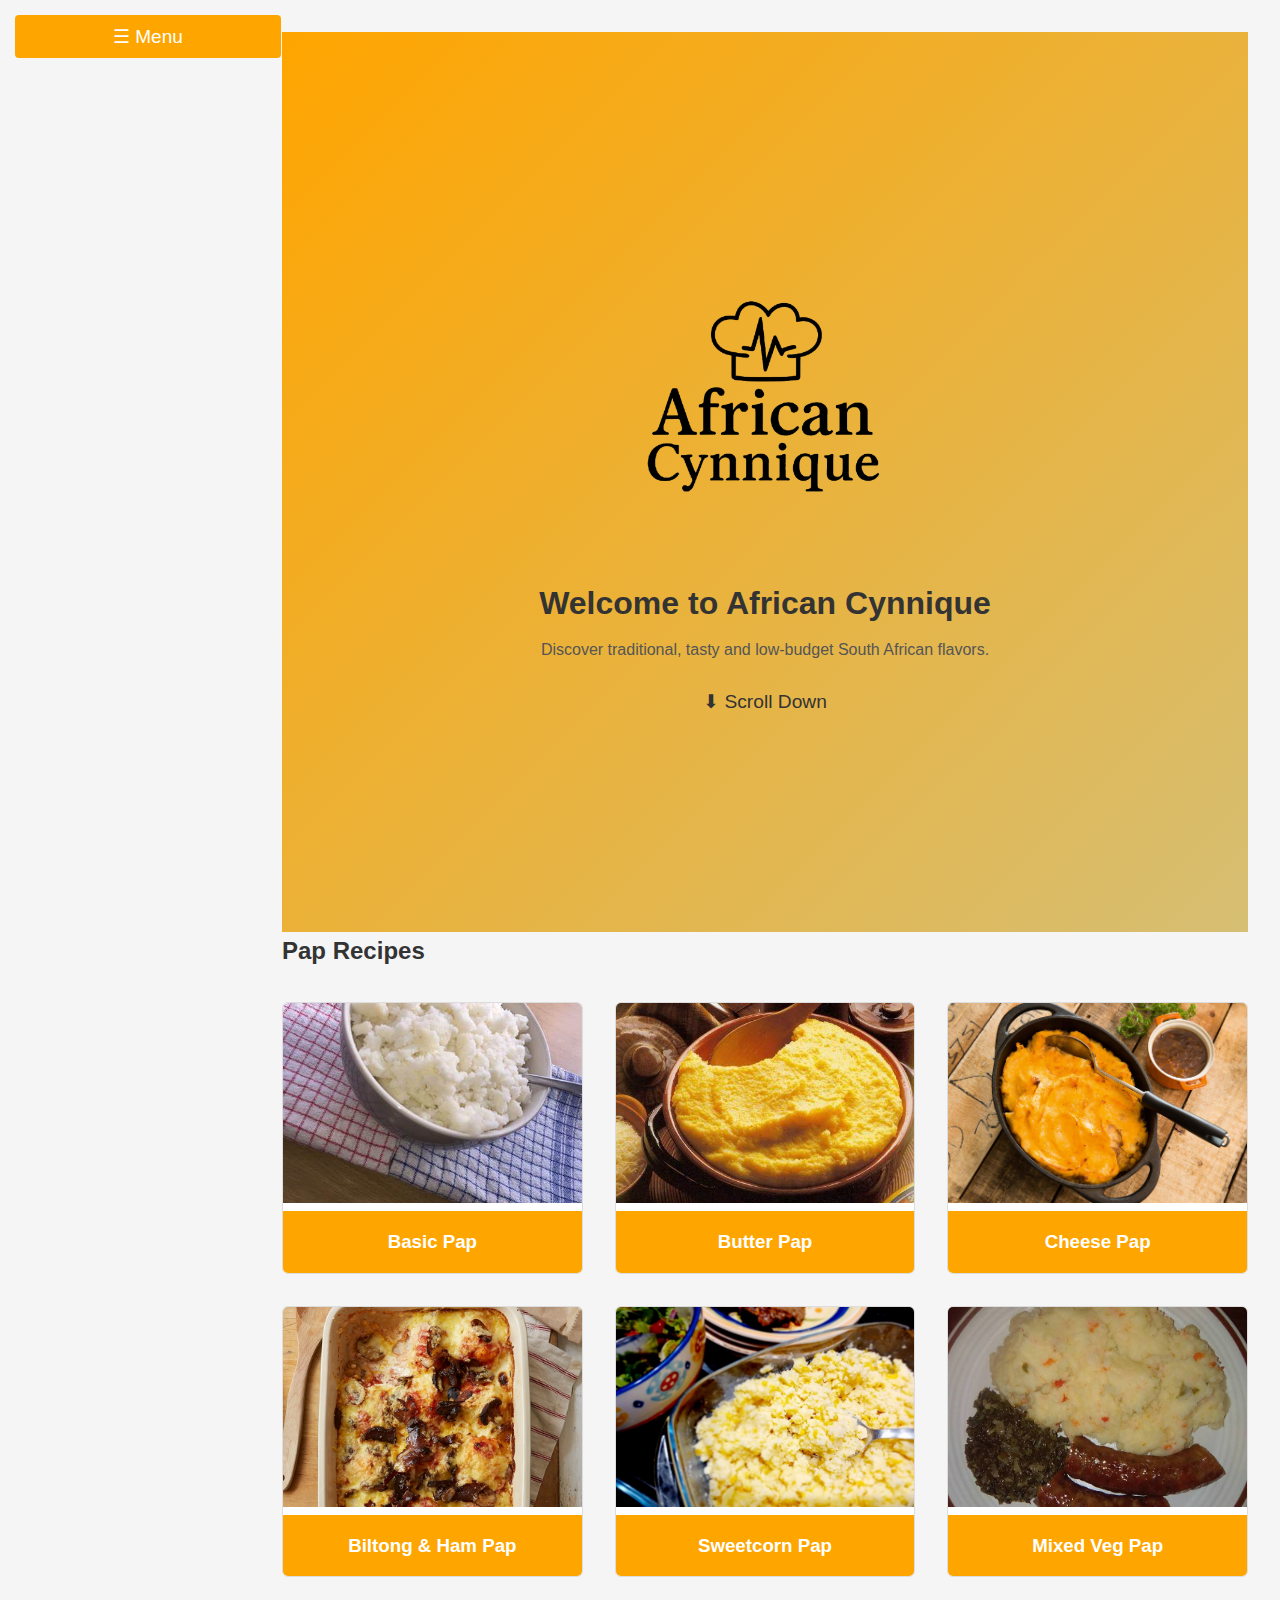
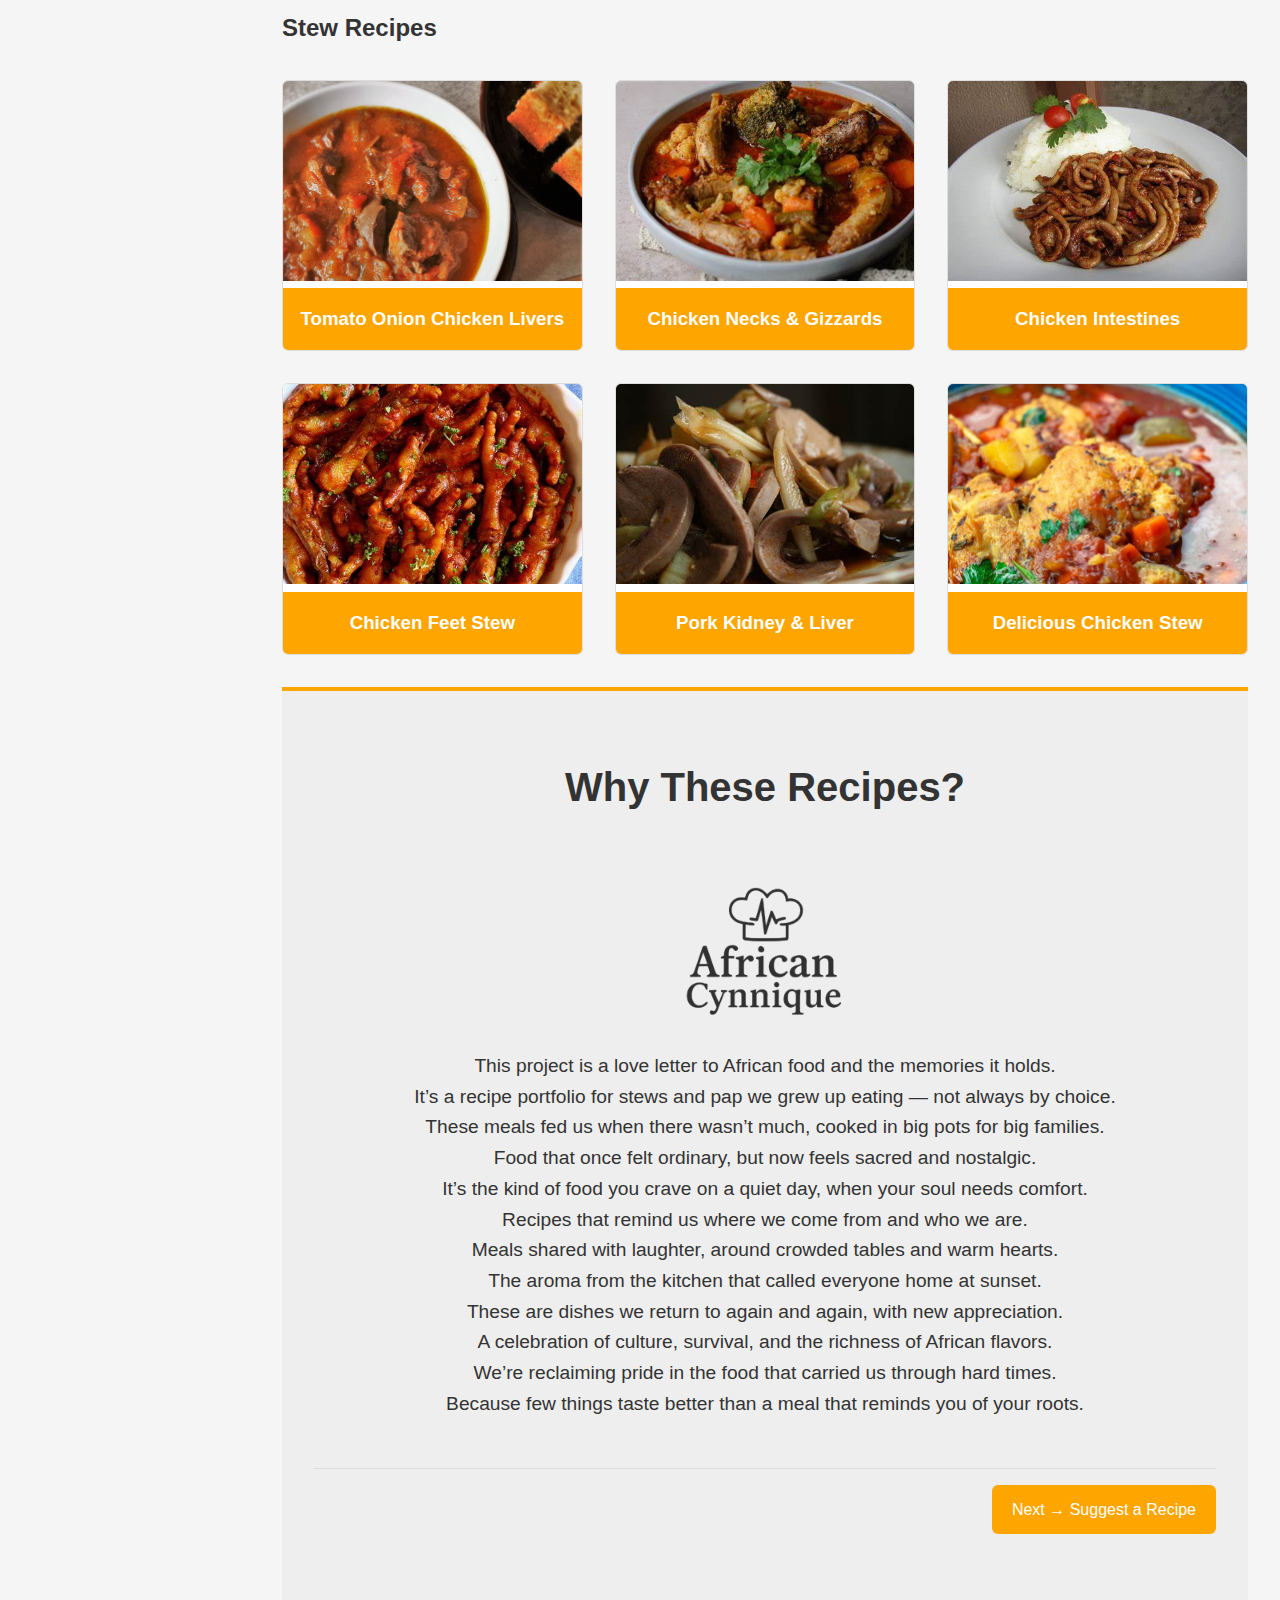
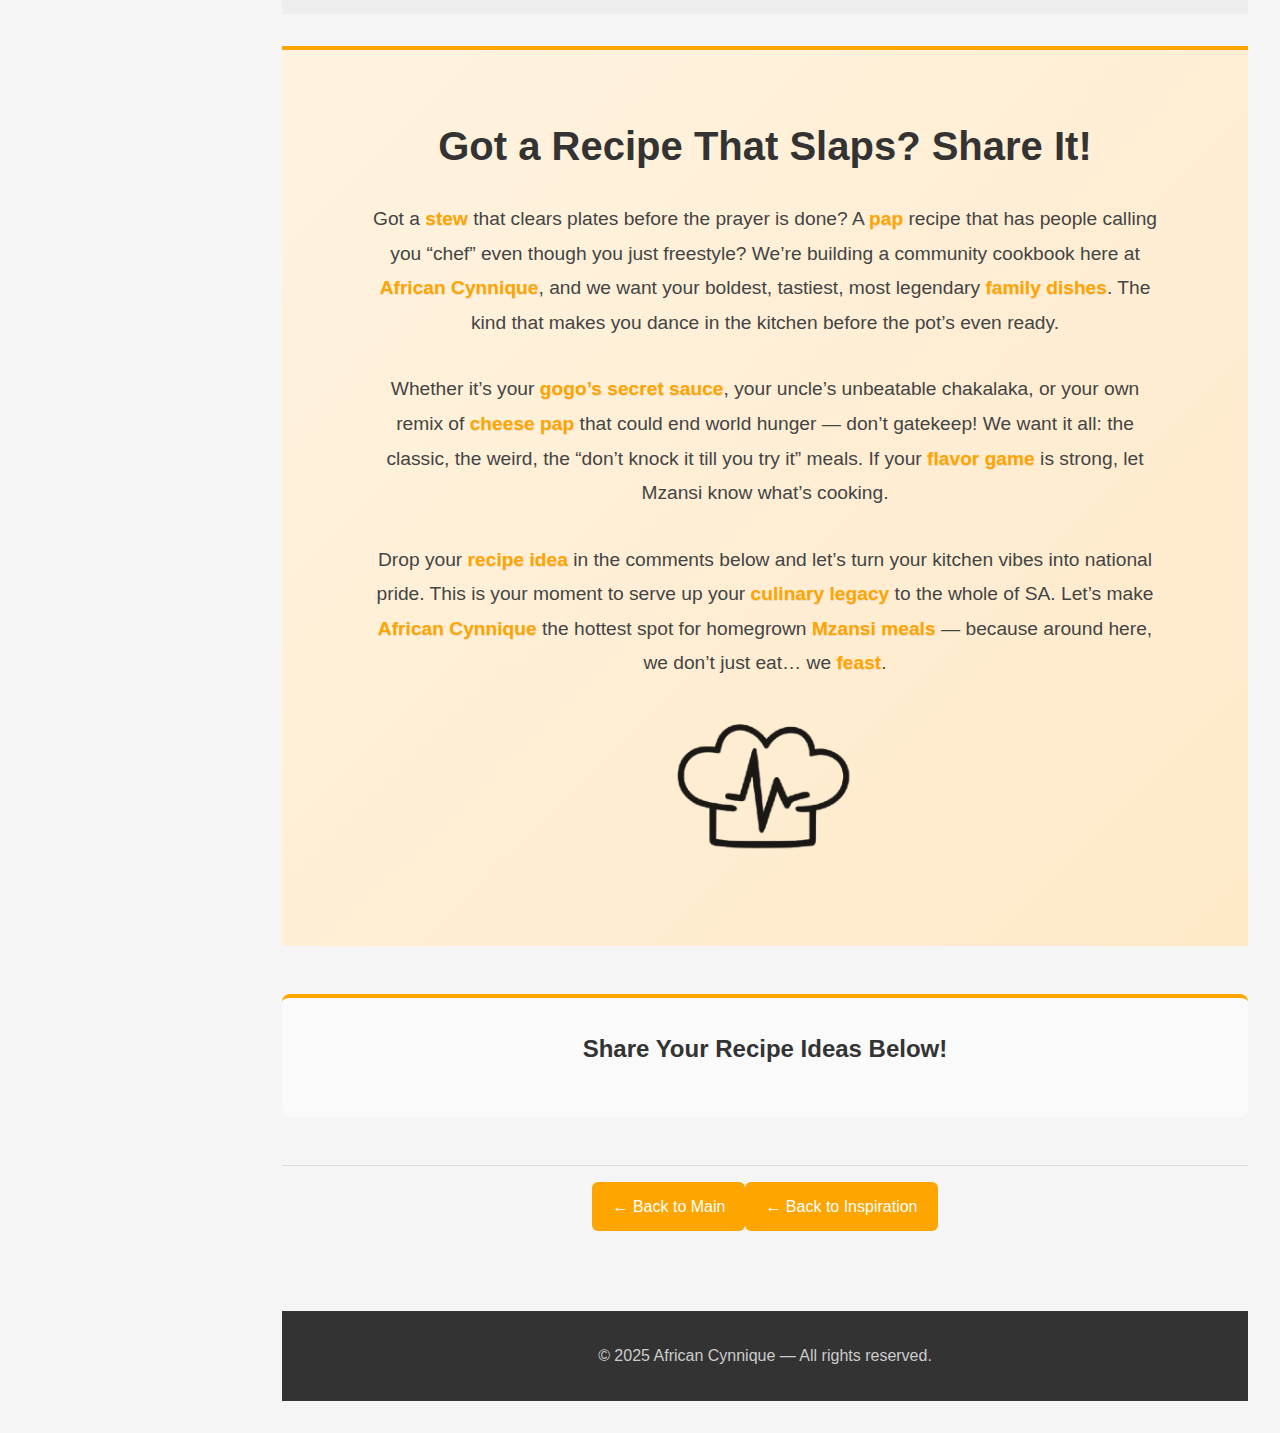
<file: index.html>
<!DOCTYPE html>
<html lang="en">
<head>
  <meta charset="UTF-8">
  <meta name="viewport" content="width=device-width, initial-scale=1.0">
  <meta name="description" content="Discover traditional, tasty and low-budget South African flavors with African Cynnique - authentic pap and stew recipes from the heart of Africa">
  <meta name="keywords" content="South African recipes, pap recipes, African stews, traditional cooking, budget meals">
  <meta name="author" content="African Cynnique">
  <title>African Cynnique - Authentic South African Recipes</title>

  <!-- Favicon -->
  <link rel="icon" type="image/png" href="data:image/svg+xml,<svg xmlns='http://www.w3.org/2000/svg' viewBox='0 0 100 100'><text y='.9em' font-size='90'>🍲</text></svg>">

  <!-- Fonts -->
  <link href="https://fonts.googleapis.com/css2?family=Ubuntu:wght@300;400;500;700&display=swap" rel="stylesheet">

  <!-- CSS -->
  <link rel="stylesheet" href="styles.css">

  <!-- Smooth Scroll Behavior -->
  <style>
    html {
      scroll-behavior: smooth;
    }
  </style>
</head>

<body>
  <!-- Toggle Button -->
  <button class="menu-toggle">☰ Menu</button>

  <!-- Sidebar Navigation -->
  <aside class="sidebar hidden">
    <nav onclick="event.stopPropagation()">
      <p>A selection of <br>tasty recipes</p>
      <ul>
        <li>
          <a href="#pap-recipes">Pap Recipes</a>
          <ul class="submenu">
            <li><a href="Pap Recipes/basic-pap.html">Basic Pap</a></li>
            <li><a href="Pap Recipes/butter-pap.html">Butter Pap</a></li>
            <li><a href="Pap Recipes/cheese-pap.html">Cheese Pap</a></li>
            <li><a href="Pap Recipes/biltong-ham-pap.html">Biltong & Ham Pap</a></li>
            <li><a href="Pap Recipes/sweetcorn-pap.html">Sweetcorn Pap</a></li>
            <li><a href="Pap Recipes/mixed-pap.html">Mixed Vegetables Pap</a></li>
          </ul>
        </li>
        <li>
          <a href="#stew-recipes">Stew Recipes</a>
          <ul class="submenu">
            <li><a href="Stew Recipes/chicken-livers.html">Chicken Livers</a></li>
            <li><a href="Stew Recipes/chicken-necks.html">Chicken Necks & Gizzards</a></li>
            <li><a href="Stew Recipes/intestines.html">Chicken Intestines</a></li>
            <li><a href="Stew Recipes/chicken-feet.html">Chicken Feet</a></li>
            <li><a href="Stew Recipes/pork-kidney.html">Pork Kidney & Liver</a></li>
            <li><a href="Stew Recipes/chicken-stew.html">Delicious Chicken Stew</a></li>
          </ul>
        </li>
        <li><a href="#about">Inspiration</a></li>
        <li><a href="#suggestions">Suggest a Recipe</a></li>
        <li><a href="#comments">Comment Section</a></li>
      </ul>
    </nav>
  </aside>

  <!-- Main Content -->
  <main>
    <header class="main-header">
      <div class="header-content">
        <!-- Logo -->
        <img src="Images/1751043094-removebg-preview.png" alt="African Cynnique Logo" class="header-logo" />

        <!-- Title -->
        <h1 class="header-title">Welcome to African Cynnique</h1>

        <!-- Subtitle -->
        <p class="header-subtitle">Discover traditional, tasty and low-budget South African flavors.</p>

        <!-- Scroll Down Arrow -->
        <a href="#pap-recipes" class="scroll-down">⬇ Scroll Down</a>
      </div>
    </header>

    <!-- Pap Recipes Grid -->
    <section id="pap-recipes">
      <h2>Pap Recipes</h2>
      <div class="recipe-grid">
        <a href="Pap Recipes/basic-pap.html" class="card">
          <img src="Images/Pap Images/white pap.jpg" alt="Basic Pap">
          <h3>Basic Pap</h3>
        </a>
        <a href="Pap Recipes/butter-pap.html" class="card">
          <img src="Images/Pap Images/yellow pap.jpg" alt="Butter Pap">
          <h3>Butter Pap</h3>
        </a>
        <a href="Pap Recipes/cheese-pap.html" class="card">
          <img src="Images/Pap Images/cheesy pap.jpg" alt="Cheese Pap">
          <h3>Cheese Pap</h3>
        </a>
        <a href="Pap Recipes/biltong-ham-pap.html" class="card">
          <img src="Images/Pap Images/biltong pap.jpg" alt="Biltong & Ham Pap">
          <h3>Biltong & Ham Pap</h3>
        </a>
        <a href="Pap Recipes/sweetcorn-pap.html" class="card">
          <img src="Images/Pap Images/sweetcorn.jpg" alt="Sweetcorn Pap">
          <h3>Sweetcorn Pap</h3>
        </a>
        <a href="Pap Recipes/mixed-pap.html" class="card">
          <img src="Images/Pap Images/mixed veg.jpg" alt="Mixed Vegetables Pap">
          <h3>Mixed Veg Pap</h3>
        </a>
      </div>
    </section>

    <!-- Stew Recipes Grid -->
    <section id="stew-recipes">
      <h2>Stew Recipes</h2>
      <div class="recipe-grid">
        <a href="Stew Recipes/chicken-livers.html" class="card">
          <img src="Images/Stew Images/peri-peri-chicken-livers-6.jpg" alt="Chicken Livers">
          <h3>Tomato Onion Chicken Livers</h3>
        </a>
        <a href="Stew Recipes/chicken-necks.html" class="card">
          <img src="Images/Stew Images/necks.jpg" alt="Chicken Necks">
          <h3>Chicken Necks & Gizzards</h3>
        </a>
        <a href="Stew Recipes/intestines.html" class="card">
          <img src="Images/Stew Images/mala.jpg" alt="Chicken Intestines">
          <h3>Chicken Intestines</h3>
        </a>
        <a href="Stew Recipes/chicken-feet.html" class="card">
          <img src="Images/Stew Images/chicken feet.jpg" alt="Chicken Feet">
          <h3>Chicken Feet Stew</h3>
        </a>
        <a href="Stew Recipes/pork-kidney.html" class="card">
          <img src="Images/Stew Images/pork kidney.jpg" alt="Pork Kidney">
          <h3>Pork Kidney & Liver</h3>
        </a>
        <a href="Stew Recipes/chicken-stew.html" class="card">
          <img src="Images/Stew Images/chicken-stew-recipe-7.jpg" alt="Chicken Stew">
          <h3>Delicious Chicken Stew</h3>
        </a>
      </div>
    </section>

    <!-- INSPIRATION FULL-SCREEN SECTION -->
    <section id="about" class="full-screen">
      <h2>Why These Recipes?</h2>

      <!-- Logo Displayed in Section -->
      <div class="logo-wrapper">
        <img src="Images/1751043094-removebg-preview.png" alt="African Cynnique Logo" class="section-logo" />
      </div>

      <p>
        This project is a love letter to African food and the memories it holds.<br>
        It’s a recipe portfolio for stews and pap we grew up eating — not always by choice.<br>
        These meals fed us when there wasn’t much, cooked in big pots for big families.<br>
        Food that once felt ordinary, but now feels sacred and nostalgic.<br>
        It’s the kind of food you crave on a quiet day, when your soul needs comfort.<br>
        Recipes that remind us where we come from and who we are.<br>
        Meals shared with laughter, around crowded tables and warm hearts.<br>
        The aroma from the kitchen that called everyone home at sunset.<br>
        These are dishes we return to again and again, with new appreciation.<br>
        A celebration of culture, survival, and the richness of African flavors.<br>
        We’re reclaiming pride in the food that carried us through hard times.<br>
        Because few things taste better than a meal that reminds you of your roots.
      </p>

      <!-- Navigation Button -->
      <div class="recipe-navigation show-on-recipe-pages">
        <a href="#suggestions" class="nav-button next">Next → Suggest a Recipe</a>
      </div>
    </section>

<!-- Suggest a Recipe section -->
<section id="suggestions" class="full-screen">
  <h2>Got a Recipe That Slaps? Share It!</h2>
   <p>
    Got a <span>stew</span> that clears plates before the prayer is done? A <span>pap</span> recipe that has people calling you “chef” even though you just freestyle? We’re building a community cookbook here at <span>African Cynnique</span>, and we want your boldest, tastiest, most legendary <span>family dishes</span>. The kind that makes you dance in the kitchen before the pot’s even ready.
  </p>

  <p>
    Whether it’s your <span>gogo’s secret sauce</span>, your uncle’s unbeatable chakalaka, or your own remix of <span>cheese pap</span> that could end world hunger — don’t gatekeep! We want it all: the classic, the weird, the “don’t knock it till you try it” meals. If your <span>flavor game</span> is strong, let Mzansi know what’s cooking.
  </p>

  <p>
    Drop your <span>recipe idea</span> in the comments below and let’s turn your kitchen vibes into national pride. This is your moment to serve up your <span>culinary legacy</span> to the whole of SA. Let’s make <span>African Cynnique</span> the hottest spot for homegrown <span>Mzansi meals</span> — because around here, we don’t just eat… we <span>feast</span>.
  </p>

  <div class="logo-container">
    <img src="Images/1751043094-removebg-preview (2).png" alt="African Cynnique Logo" class="suggestions-logo" />
  </div>
</section>


<section id="comments">
  <h2>Share Your Recipe Ideas Below!</h2>
  <div id="disqus_thread"></div>
</section>

<script>
  var disqus_config = function () {
    this.page.url = window.location.href;
    this.page.identifier = "unique-page-identifier"; // change per page
  };
  (function() {
    var d = document, s = d.createElement('script');
    s.src = 'https://africancynnique.disqus.com/embed.js'; // your Disqus shortname
    s.setAttribute('data-timestamp', +new Date());
    (d.head || d.body).appendChild(s);
  })();
</script>
<noscript>Please enable JavaScript to view the
  <a href="https://disqus.com/?ref_noscript">comments powered by Disqus.</a>
</noscript>



<!-- Navigation Button -->
  <div class="recipe-navigation show-on-recipe-pages">
      <a href="#main-content" class="nav-button next">← Back to Main</a>
     <a href="#about" class="nav-button prev">← Back to Inspiration</a>
      </div>
 </section> 
 


<!-- FOOTER -->
 <footer>
   <p>© 2025 African Cynnique — All rights reserved.</p>
 </footer>
  </main>
  <!-- JS Script Link -->
  <script src="script.js"></script>
</body>
</html>
</file>
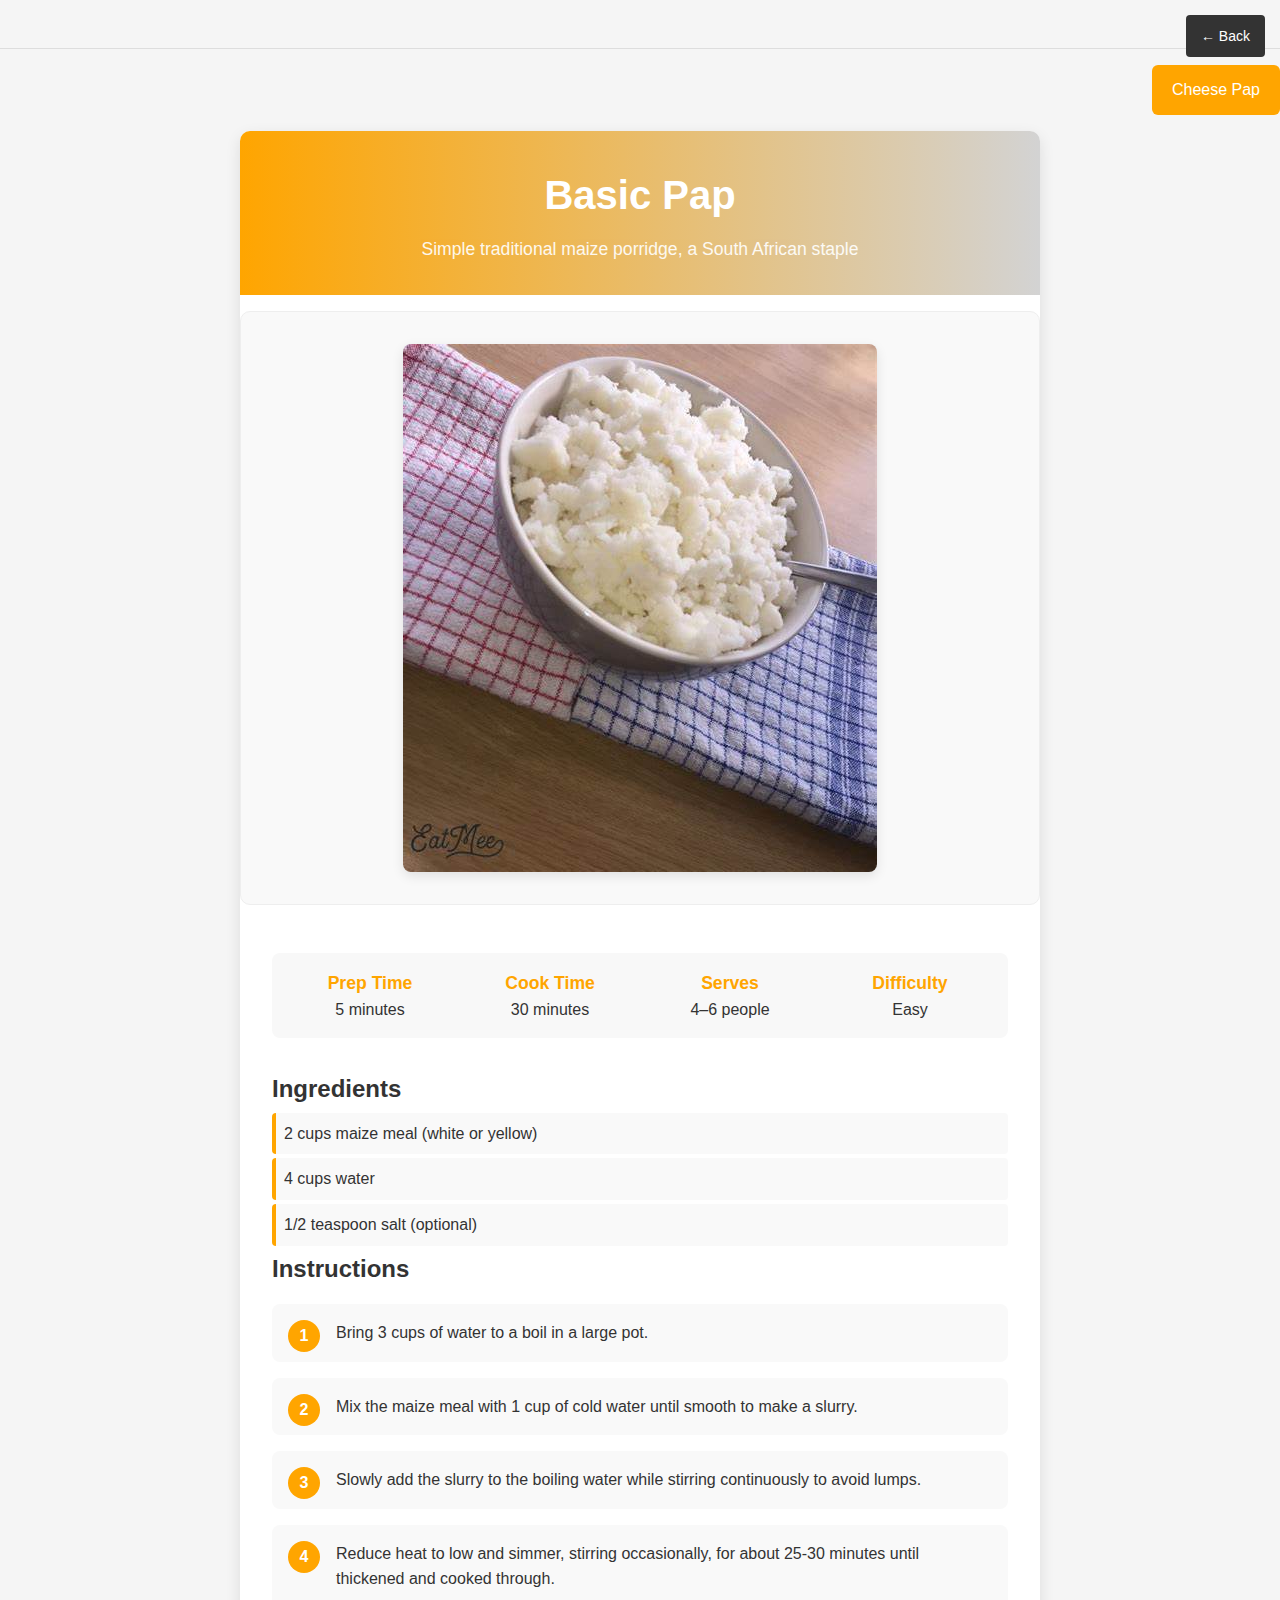
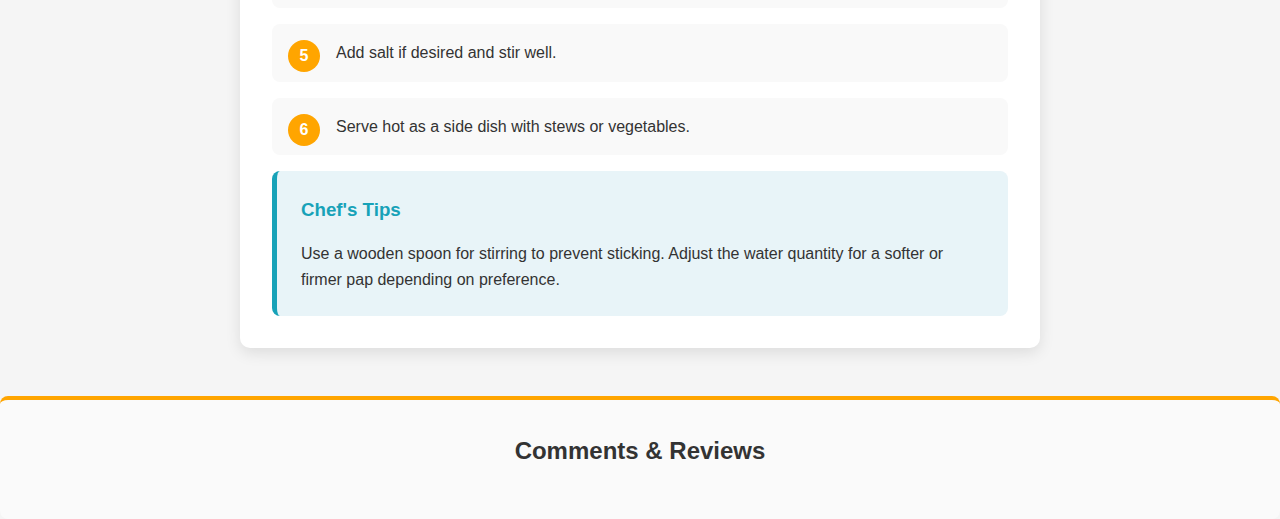
<file: Pap Recipes/basic-pap.html>
<!DOCTYPE html>
<html lang="en">
<head>
  <meta charset="UTF-8" />
  <meta name="viewport" content="width=device-width, initial-scale=1.0"/>
  <title>Basic Pap – African Cynnique</title>
  <link rel="stylesheet" href="../styles.css" />
  <style>
html {
      scroll-behavior: smooth;
    }
  </style>
</head>

<body>
<!-- Recipe Navigation -->
<div class="recipe-navigation show-on-recipe-pages">
  <a href="../Pap Recipes/cheese-pap.html" class="nav-button next">Cheese Pap</a>

  <!-- Back to Main Page -->
  <a href="../index.html#pap-recipes" class="back-to-main">← Back</a>
</div>

<!-- Recipe Container -->
<div class="recipe-container">

  <!-- Header Section -->
  <header class="recipe-header">
    <h1>Basic Pap</h1>
    <p>Simple traditional maize porridge, a South African staple</p>
  </header>

  <!-- Recipe Image -->
  <div class="image-container">
    <img src="../Images/Pap Images/white pap.jpg" alt="Basic Pap" class="recipe-image" />
  </div>

  <!-- Recipe Content -->
  <div class="recipe-content">

    <!-- Recipe Meta Info -->
    <div class="recipe-meta">
      <div class="meta-item"><strong>Prep Time</strong><span>5 minutes</span></div>
      <div class="meta-item"><strong>Cook Time</strong><span>30 minutes</span></div>
      <div class="meta-item"><strong>Serves</strong><span>4–6 people</span></div>
      <div class="meta-item"><strong>Difficulty</strong><span>Easy</span></div>
    </div>

    <!-- Ingredients Section -->
    <div class="section ingredients">
      <h2>Ingredients</h2>
      <ul>
        <li>2 cups maize meal (white or yellow)</li>
        <li>4 cups water</li>
        <li>1/2 teaspoon salt (optional)</li>
      </ul>
    </div>

    <!-- Instructions Section -->
    <div class="section instructions">
      <h2>Instructions</h2>
      <ol>
        <li>Bring 3 cups of water to a boil in a large pot.</li>
        <li>Mix the maize meal with 1 cup of cold water until smooth to make a slurry.</li>
        <li>Slowly add the slurry to the boiling water while stirring continuously to avoid lumps.</li>
        <li>Reduce heat to low and simmer, stirring occasionally, for about 25-30 minutes until thickened and cooked through.</li>
        <li>Add salt if desired and stir well.</li>
        <li>Serve hot as a side dish with stews or vegetables.</li>
      </ol>
    </div>

    <!-- Chef's Tips -->
    <div class="tips">
      <h3>Chef's Tips</h3>
      <p>Use a wooden spoon for stirring to prevent sticking. Adjust the water quantity for a softer or firmer pap depending on preference.</p>
    </div>
  </div>
</div>

<!-- Comments Section -->
<section id="comments">
  <h2>Comments & Reviews</h2>
  <div id="disqus_thread"></div>
</section>

<!-- Disqus Comment Script -->
<script>
  var disqus_config = function () {
    this.page.url = window.location.href;
    this.page.identifier = "basic-pap.html";
  };
  (function() {
    var d = document, s = d.createElement('script');
    s.src = 'https://africancynnique.disqus.com/embed.js';
    s.setAttribute('data-timestamp', +new Date());
    (d.head || d.body).appendChild(s);
  })();
</script>
<noscript>Please enable JavaScript to view the
  <a href="https://disqus.com/?ref_noscript">comments powered by Disqus.</a>
</noscript>

<!-- JS Script Link -->
<script src="../script.js"></script>
</body>
</html>
</file>
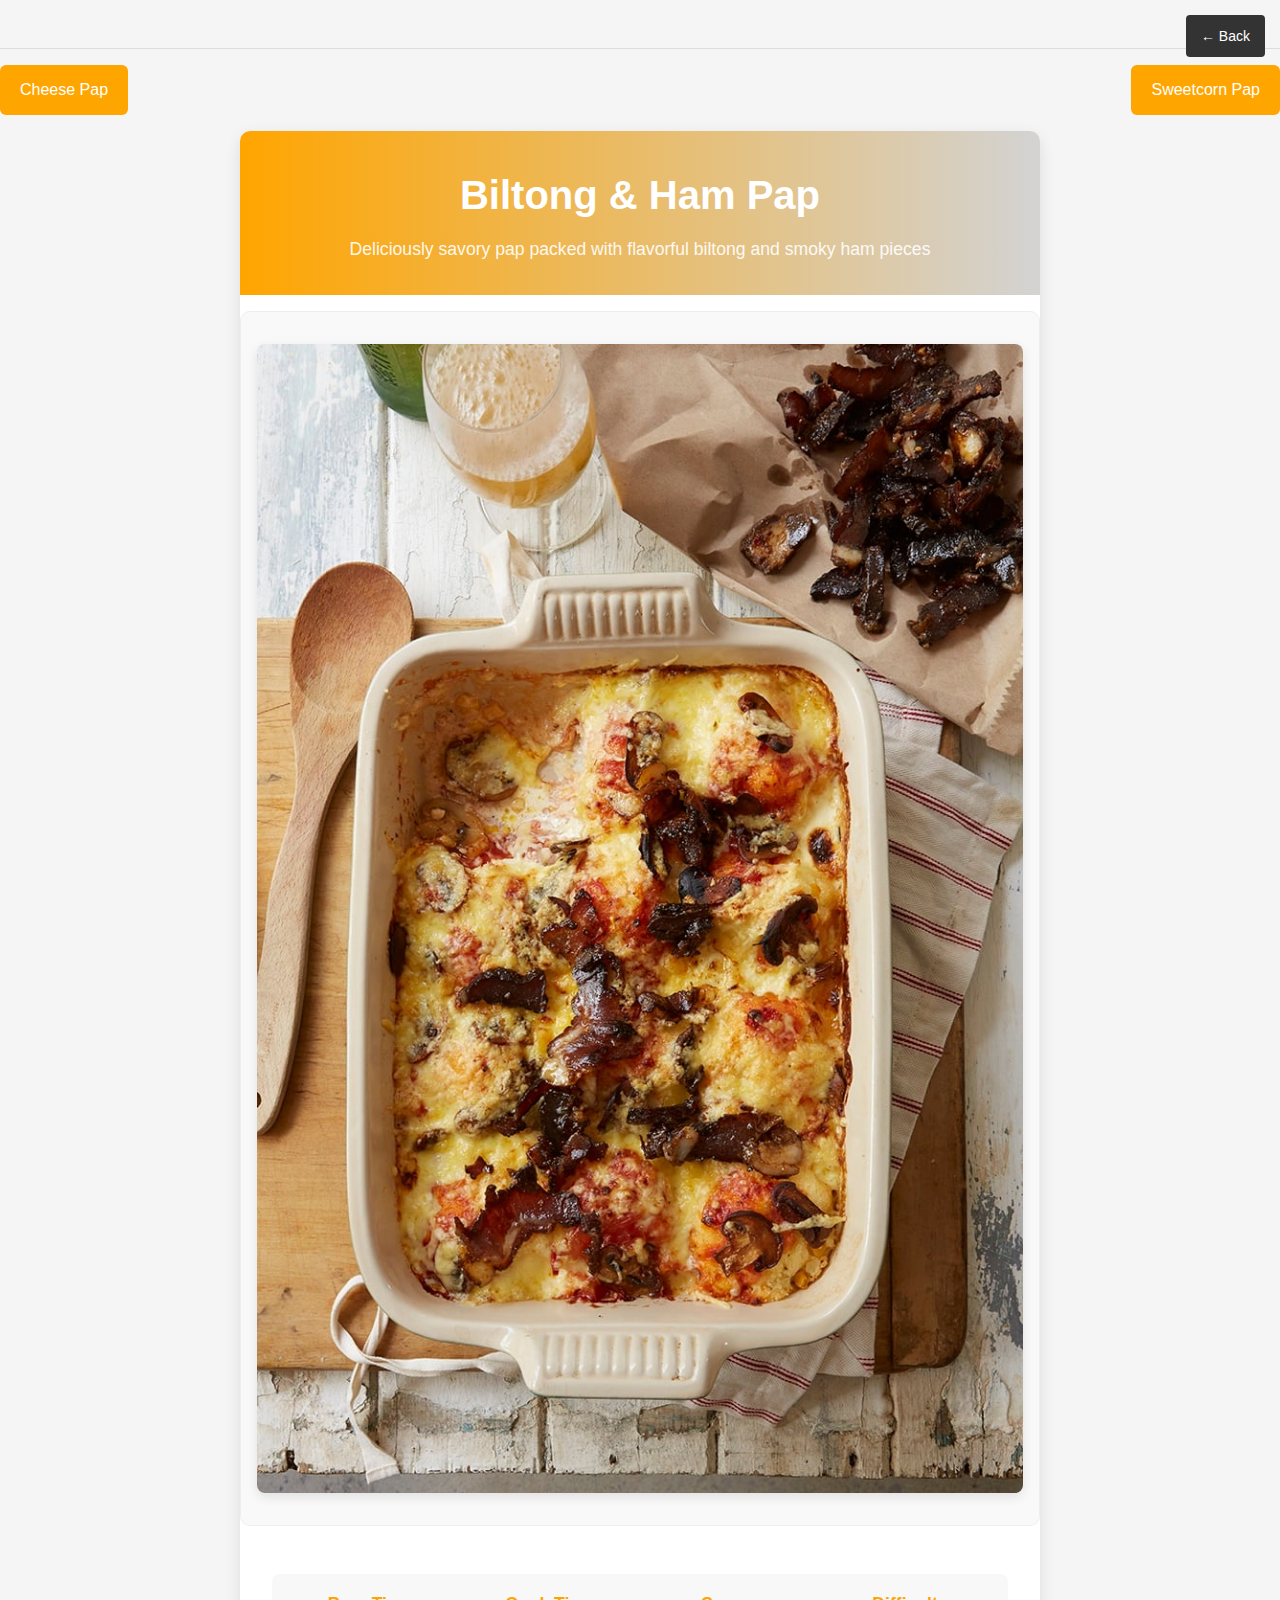
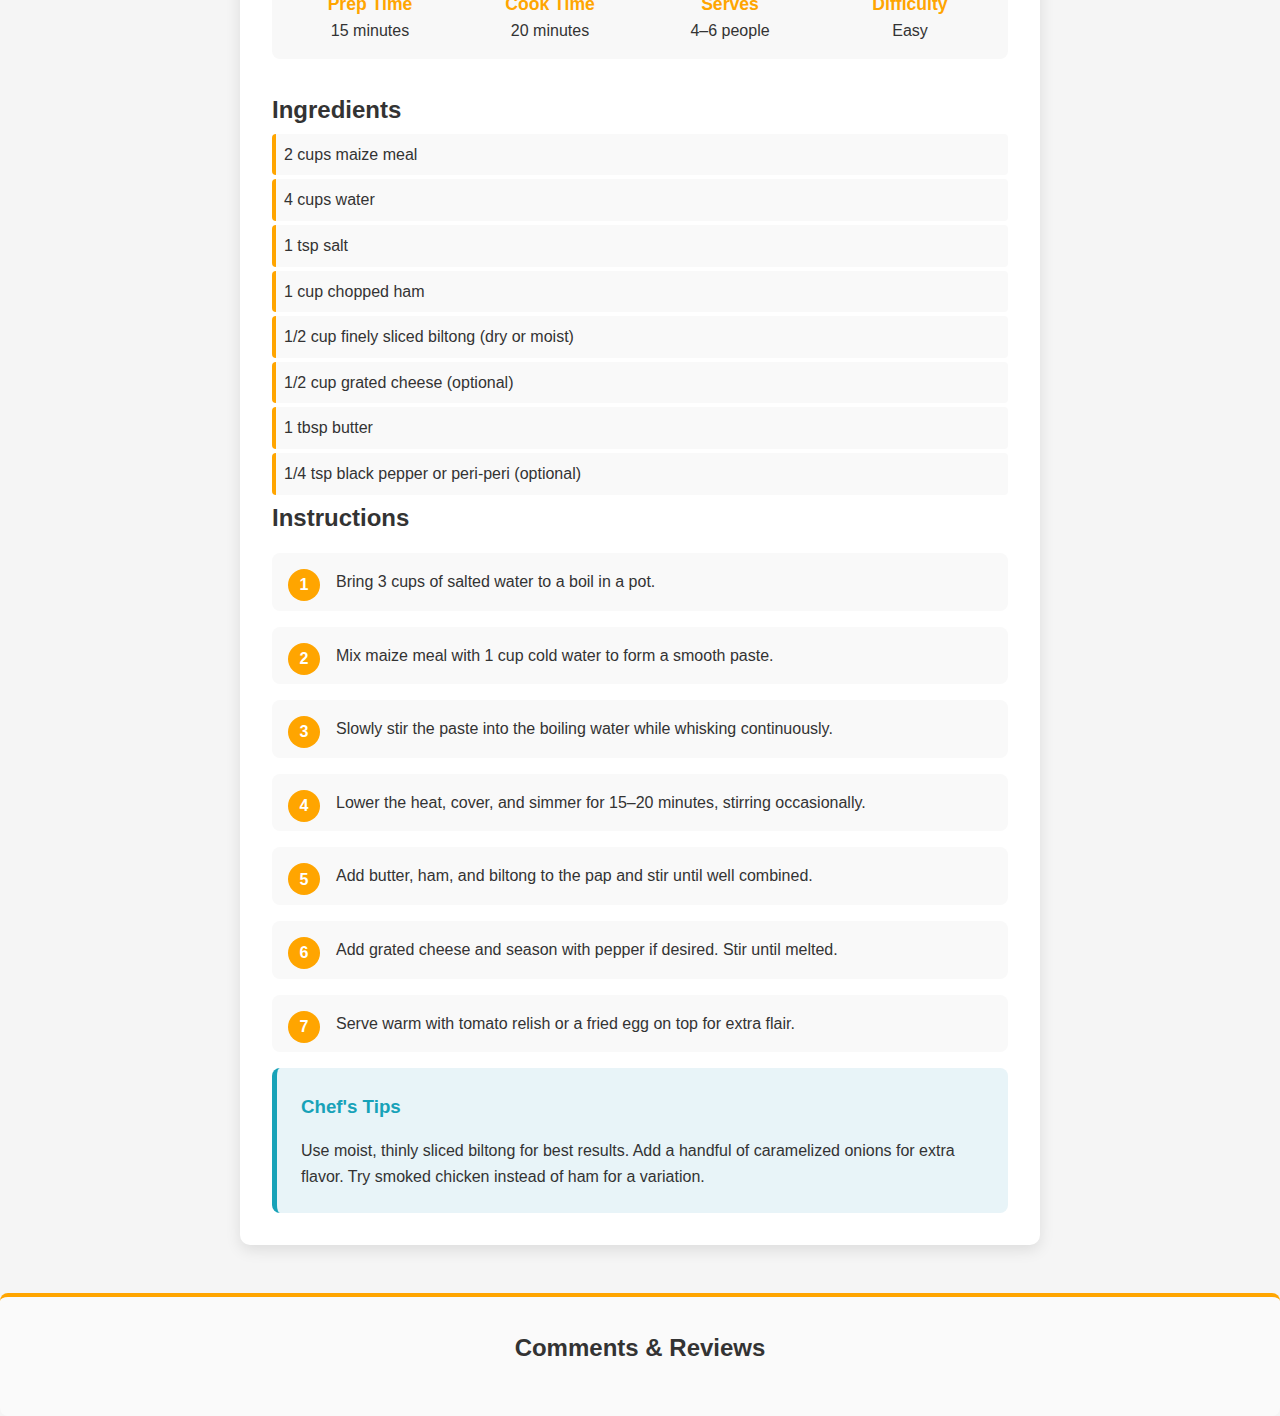
<file: Pap Recipes/biltong-ham-pap.html>
<!DOCTYPE html>
<html lang="en">
<head>
  <meta charset="UTF-8" />
  <meta name="viewport" content="width=device-width, initial-scale=1.0"/>
  <title>Cheese Pap – African Cynnique</title>
    <link rel="stylesheet" href="../styles.css" />
  <style>
html {
      scroll-behavior: smooth;
    }
  </style>
</head>

<body>
<!-- Recipe Navigation -->
<div class="recipe-navigation show-on-recipe-pages">
  <a href="../Pap Recipes/cheese-pap.html" class="nav-button prev">Cheese Pap</a>
  <a href="../Pap Recipes/sweetcorn-pap.html" class="nav-button next">Sweetcorn Pap</a>

  <!-- Back to Main Page -->
  <a href="../index.html#pap-recipes" class="back-to-main">← Back</a>
</div>

  <!-- Recipe Container -->
  <div class="recipe-container">

    <!-- Header Section -->
    <header class="recipe-header">
      <h1>Biltong & Ham Pap</h1>
      <p>Deliciously savory pap packed with flavorful biltong and smoky ham pieces</p>
    </header>

    <!-- Recipe Image -->
    <div class="image-container">
      <img src="../Images/Pap Images/biltong pap.jpg" alt="Biltong and Ham Pap" class="recipe-image" />
    </div>

    <!-- Recipe Content -->
    <div class="recipe-content">

      <!-- Recipe Meta Info -->
      <div class="recipe-meta">
        <div class="meta-item"><strong>Prep Time</strong><span>15 minutes</span></div>
        <div class="meta-item"><strong>Cook Time</strong><span>20 minutes</span></div>
        <div class="meta-item"><strong>Serves</strong><span>4–6 people</span></div>
        <div class="meta-item"><strong>Difficulty</strong><span>Easy</span></div>
      </div>

      <!-- Ingredients Section -->
      <div class="section ingredients">
        <h2>Ingredients</h2>
        <ul>
          <li>2 cups maize meal</li>
          <li>4 cups water</li>
          <li>1 tsp salt</li>
          <li>1 cup chopped ham</li>
          <li>1/2 cup finely sliced biltong (dry or moist)</li>
          <li>1/2 cup grated cheese (optional)</li>
          <li>1 tbsp butter</li>
          <li>1/4 tsp black pepper or peri-peri (optional)</li>
        </ul>
      </div>

      <!-- Instructions Section -->
      <div class="section instructions">
        <h2>Instructions</h2>
        <ol>
          <li>Bring 3 cups of salted water to a boil in a pot.</li>
          <li>Mix maize meal with 1 cup cold water to form a smooth paste.</li>
          <li>Slowly stir the paste into the boiling water while whisking continuously.</li>
          <li>Lower the heat, cover, and simmer for 15–20 minutes, stirring occasionally.</li>
          <li>Add butter, ham, and biltong to the pap and stir until well combined.</li>
          <li>Add grated cheese and season with pepper if desired. Stir until melted.</li>
          <li>Serve warm with tomato relish or a fried egg on top for extra flair.</li>
        </ol>
      </div>

      <!-- Chef's Tips -->
      <div class="tips">
        <h3>Chef's Tips</h3>
        <p>Use moist, thinly sliced biltong for best results. Add a handful of caramelized onions for extra flavor. Try smoked chicken instead of ham for a variation.</p>
      </div>
    </div>
  </div>

  <!-- Comments Section -->
  <section id="comments">
    <h2>Comments & Reviews</h2>
    <div id="disqus_thread"></div>
  </section>

  <!-- Disqus Comment Script -->
  <script>
    var disqus_config = function () {
      this.page.url = window.location.href;
      this.page.identifier = "biltong-ham-pap.html";
    };
    (function() {
      var d = document, s = d.createElement('script');
      s.src = 'https://africancynnique.disqus.com/embed.js';
      s.setAttribute('data-timestamp', +new Date());
      (d.head || d.body).appendChild(s);
    })();
  </script>
  <noscript>Please enable JavaScript to view the
    <a href="https://disqus.com/?ref_noscript">comments powered by Disqus.</a>
  </noscript>

  <!-- JS Script Link -->
  <script src="../script.js"></script>
</body>
</html>
</file>
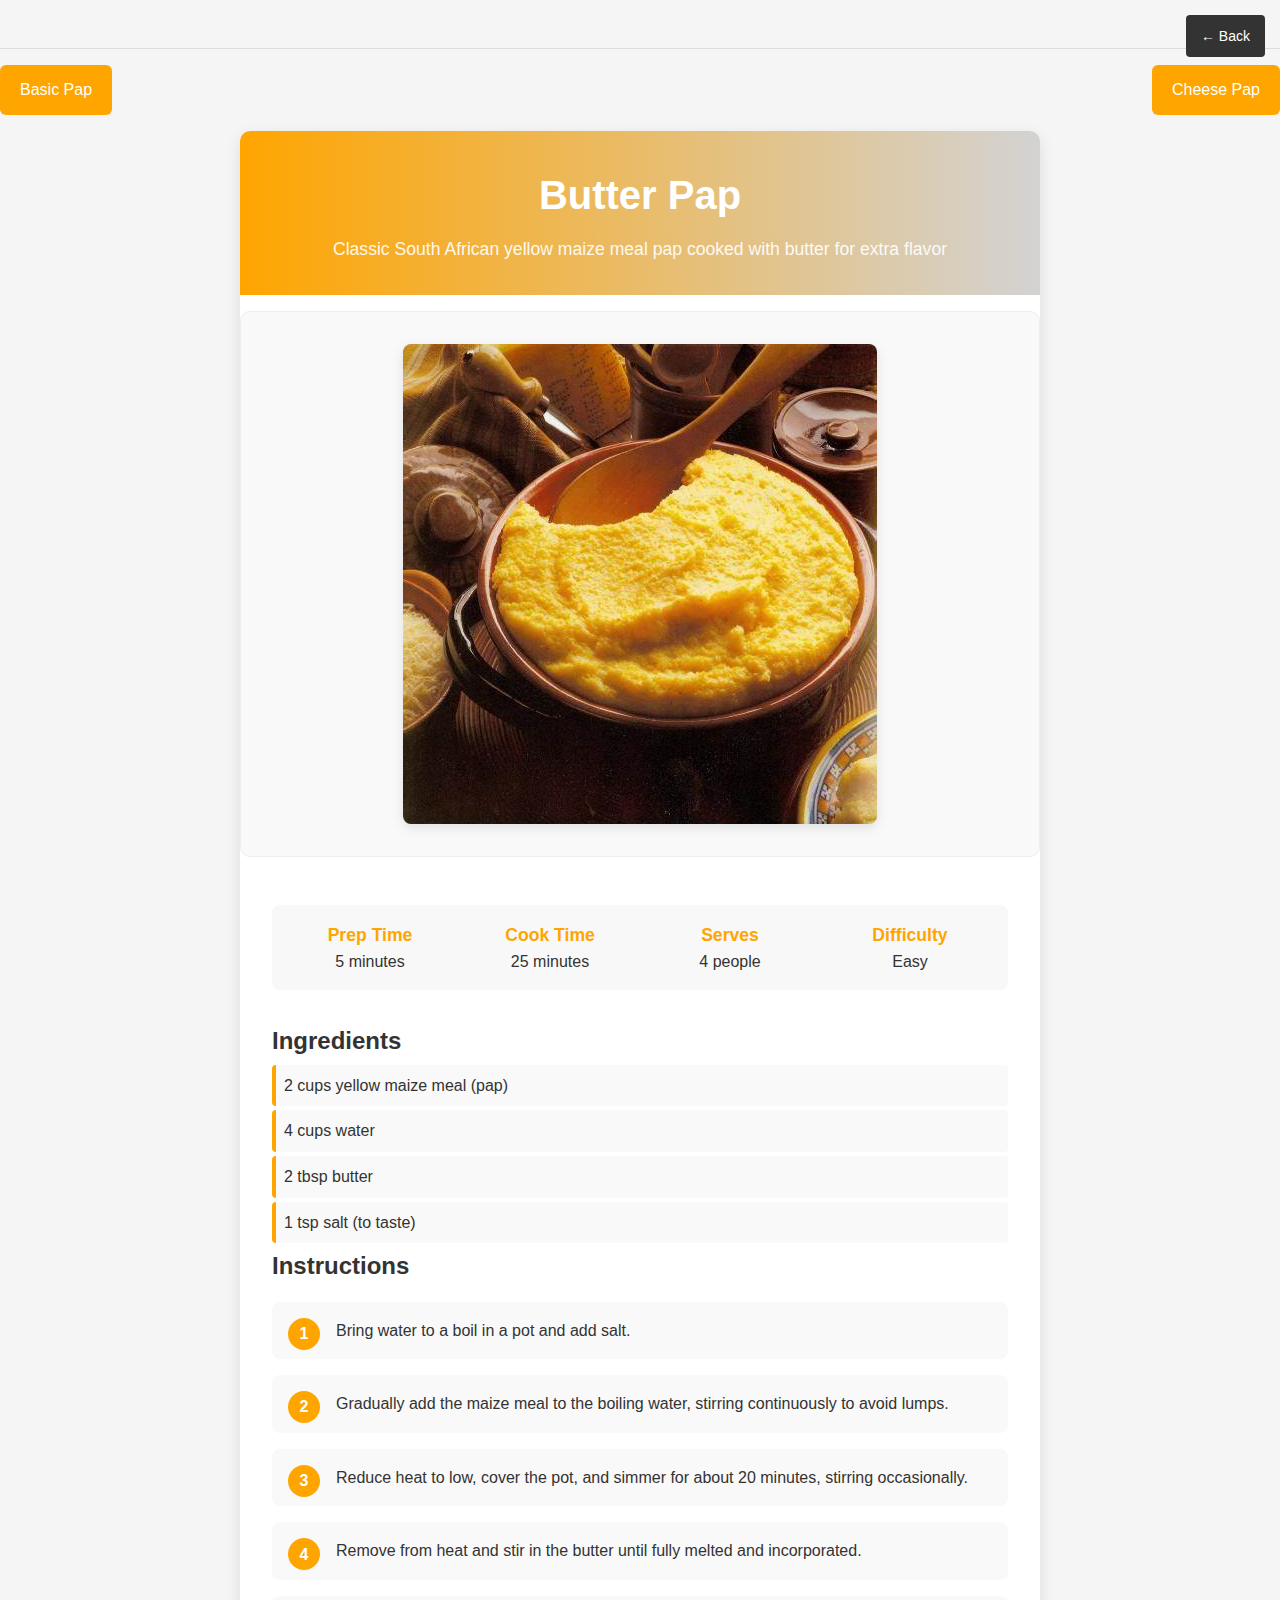
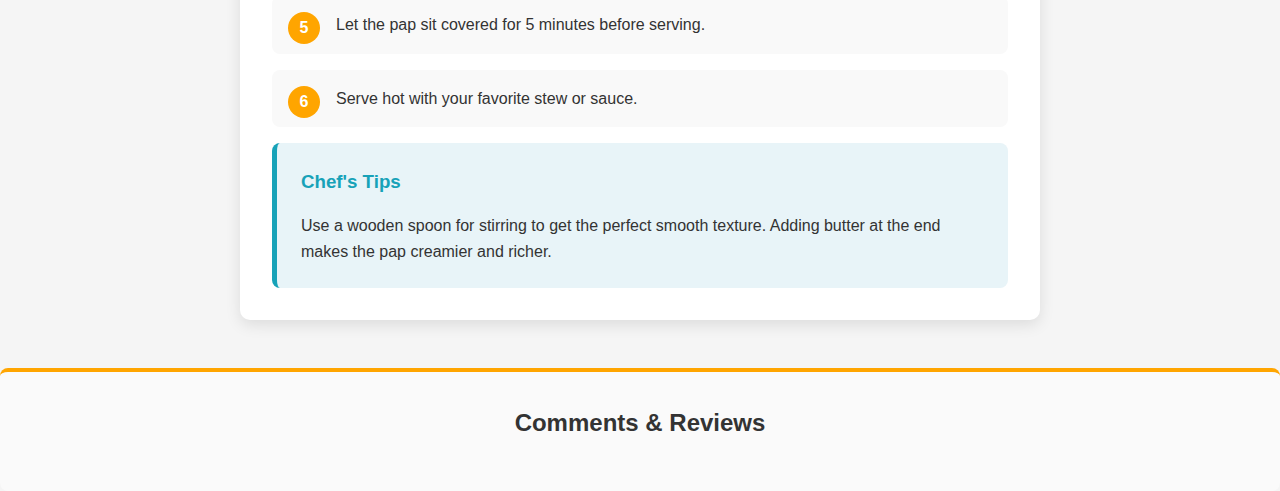
<file: Pap Recipes/butter-pap.html>
<!DOCTYPE html>
<html lang="en">
<head>
  <meta charset="UTF-8" />
  <meta name="viewport" content="width=device-width, initial-scale=1.0"/>
  <title>Butter Pap – African Cynnique</title>
  <link rel="stylesheet" href="../styles.css" />
  <style>
    html {
      scroll-behavior: smooth;
    }
  </style>
</head>

<body>
<!-- Recipe Navigation -->
<div class="recipe-navigation show-on-recipe-pages">
  <a href="../Pap Recipes/basic-pap.html" class="nav-button prev">Basic Pap</a>
  <a href="../Pap Recipes/cheese-pap.html" class="nav-button next">Cheese Pap</a>
<!-- Back to Main Page -->
<a href="../index.html#pap-recipes" class="back-to-main">← Back</a>
</div>

<!-- Recipe Container -->
<div class="recipe-container">

  <!-- Header Section -->
  <header class="recipe-header">
    <h1>Butter Pap</h1>
    <p>Classic South African yellow maize meal pap cooked with butter for extra flavor</p>
  </header>

  <!-- Recipe Image -->
  <div class="image-container">
    <img src="../Images/Pap Images/yellow pap.jpg" alt="Butter Pap" class="recipe-image" />
  </div>

  <!-- Recipe Content -->
  <div class="recipe-content">

    <!-- Recipe Meta Info -->
    <div class="recipe-meta">
      <div class="meta-item"><strong>Prep Time</strong><span>5 minutes</span></div>
      <div class="meta-item"><strong>Cook Time</strong><span>25 minutes</span></div>
      <div class="meta-item"><strong>Serves</strong><span>4 people</span></div>
      <div class="meta-item"><strong>Difficulty</strong><span>Easy</span></div>
    </div>

    <!-- Ingredients Section -->
    <div class="section ingredients">
      <h2>Ingredients</h2>
      <ul>
        <li>2 cups yellow maize meal (pap)</li>
        <li>4 cups water</li>
        <li>2 tbsp butter</li>
        <li>1 tsp salt (to taste)</li>
      </ul>
    </div>

    <!-- Instructions Section -->
    <div class="section instructions">
      <h2>Instructions</h2>
      <ol>
        <li>Bring water to a boil in a pot and add salt.</li>
        <li>Gradually add the maize meal to the boiling water, stirring continuously to avoid lumps.</li>
        <li>Reduce heat to low, cover the pot, and simmer for about 20 minutes, stirring occasionally.</li>
        <li>Remove from heat and stir in the butter until fully melted and incorporated.</li>
        <li>Let the pap sit covered for 5 minutes before serving.</li>
        <li>Serve hot with your favorite stew or sauce.</li>
      </ol>
    </div>

    <!-- Chef's Tips -->
    <div class="tips">
      <h3>Chef's Tips</h3>
      <p>Use a wooden spoon for stirring to get the perfect smooth texture. Adding butter at the end makes the pap creamier and richer.</p>
    </div>
  </div>
</div>

<!-- Comments Section -->
<section id="comments">
  <h2>Comments & Reviews</h2>
  <div id="disqus_thread"></div>
</section>

<!-- Disqus Comment Script -->
<script>
  var disqus_config = function () {
    this.page.url = window.location.href;
    this.page.identifier = "butter-pap.html";
  };
  (function() {
    var d = document, s = d.createElement('script');
    s.src = 'https://africancynnique.disqus.com/embed.js';
    s.setAttribute('data-timestamp', +new Date());
    (d.head || d.body).appendChild(s);
  })();
</script>
<noscript>Please enable JavaScript to view the
  <a href="https://disqus.com/?ref_noscript">comments powered by Disqus.</a>
</noscript>

<!-- JS Script Link -->
<script src="../script.js"></script>
</body>
</html>
</file>
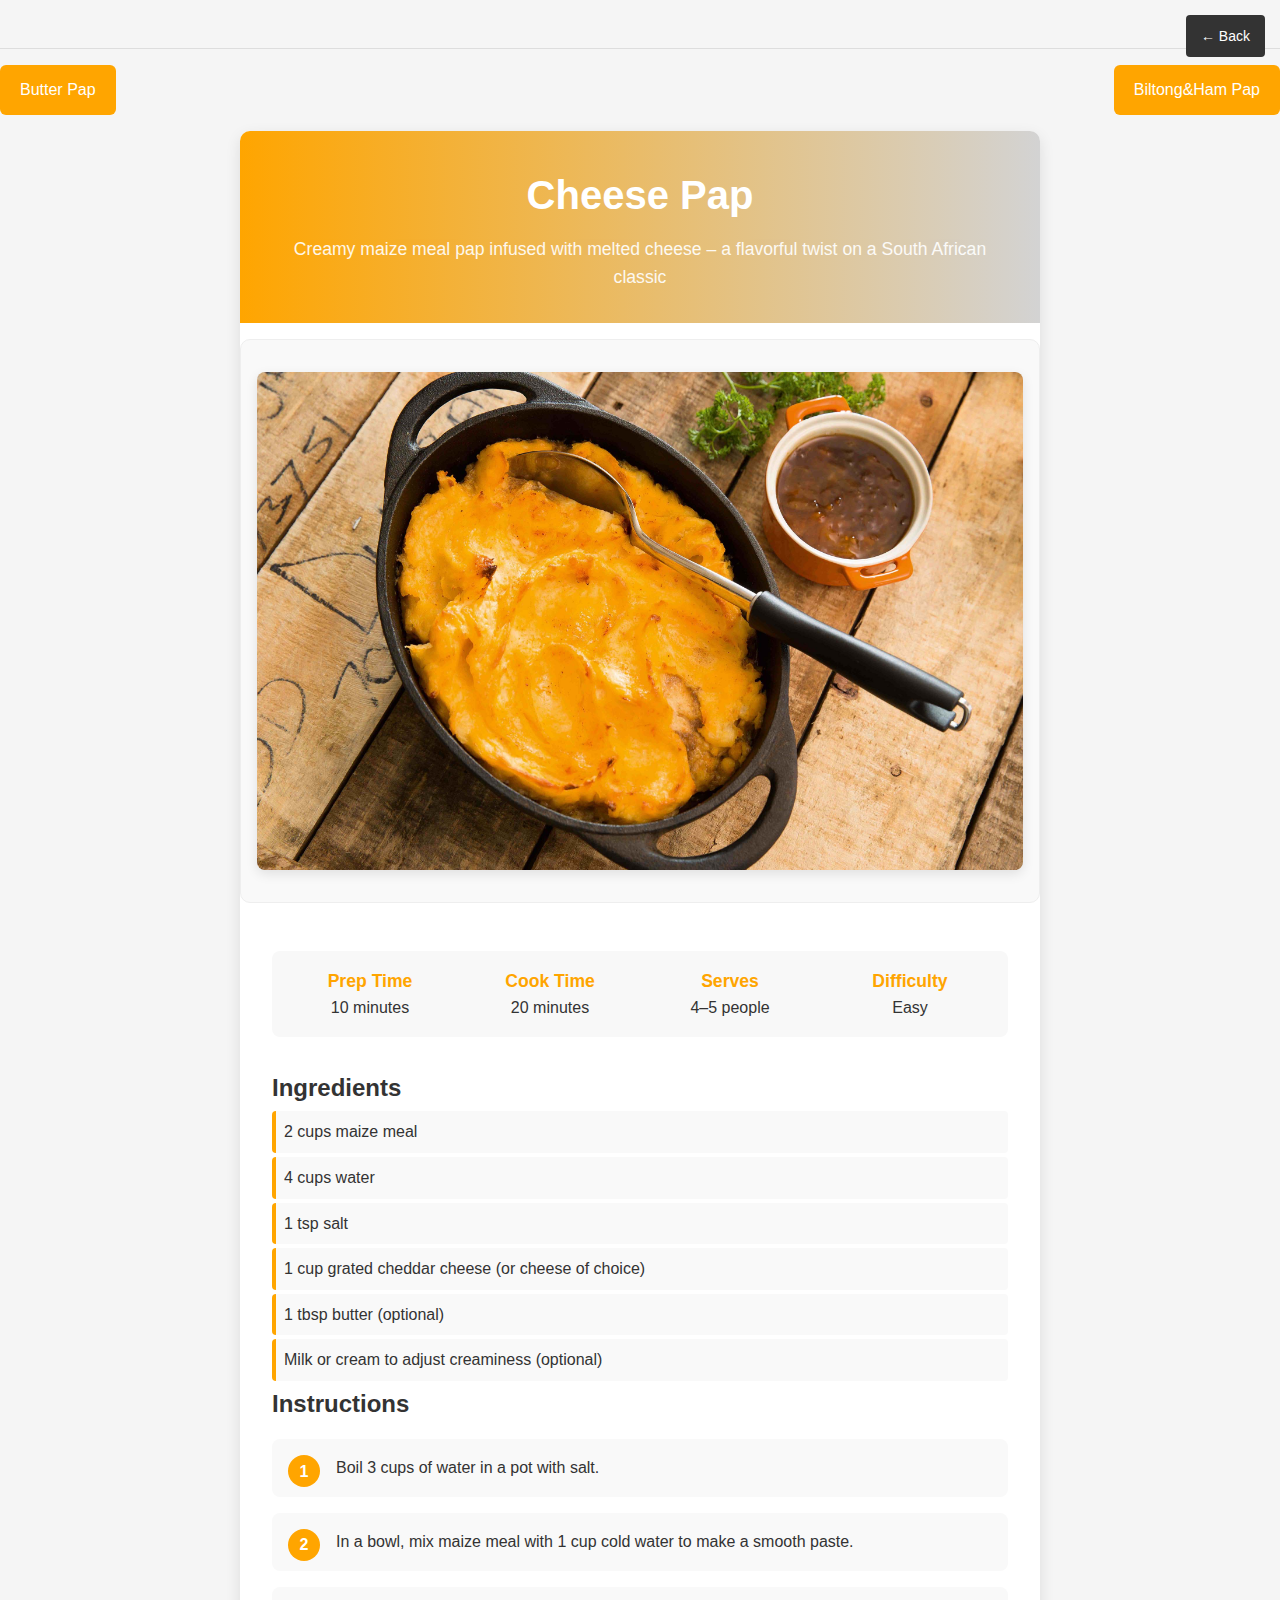
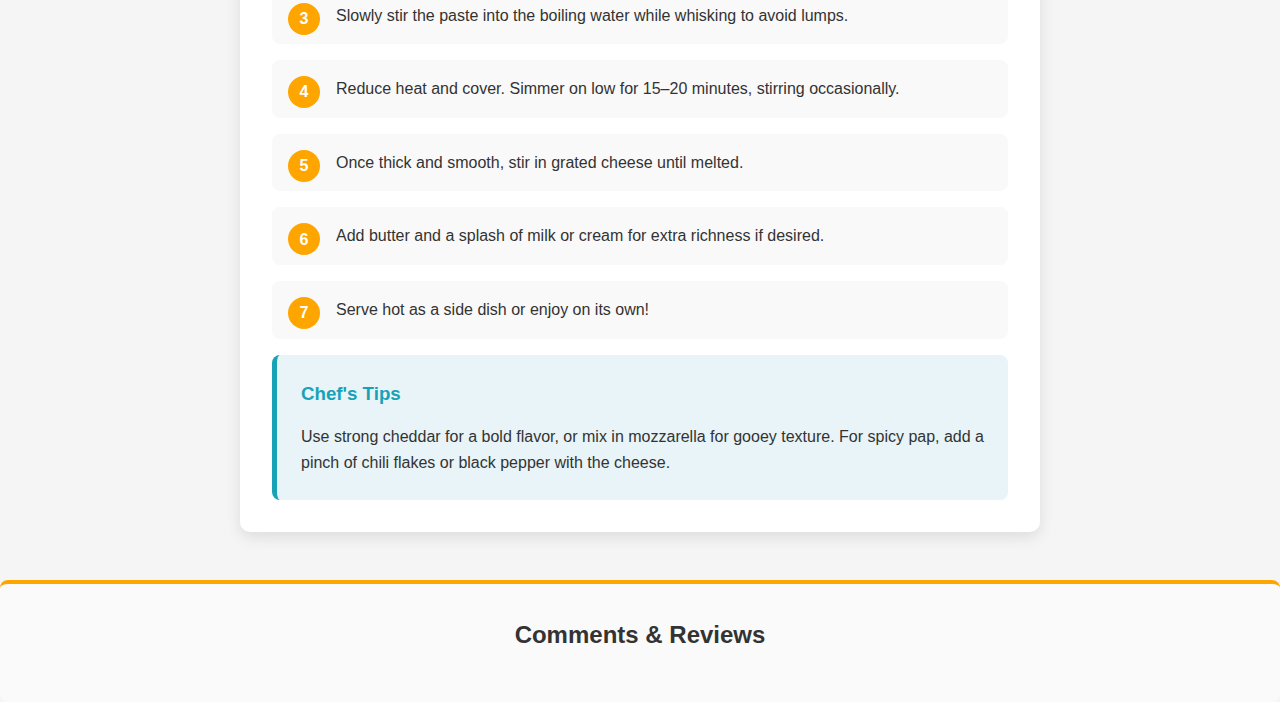
<file: Pap Recipes/cheese-pap.html>
<!DOCTYPE html>
<html lang="en">
<head>
  <meta charset="UTF-8" />
  <meta name="viewport" content="width=device-width, initial-scale=1.0"/>
  <title>Cheese Pap – African Cynnique</title>
    <link rel="stylesheet" href="../styles.css" />
  <style>
html {
      scroll-behavior: smooth;
    }
  </style>
</head>

<body>
<!-- Recipe Navigation -->
<div class="recipe-navigation show-on-recipe-pages">
  <a href="../Pap Recipes/butter-pap.html" class="nav-button prev">Butter Pap</a>
  <a href="../Pap Recipes/biltong-ham-pap.html" class="nav-button next">Biltong&Ham Pap</a>
  <!-- Back to Main Page -->
  <a href="../index.html#pap-recipes" class="back-to-main">← Back</a>
</div>

<!-- Recipe Container -->
<div class="recipe-container">

    <!-- Header Section -->
    <header class="recipe-header">
      <h1>Cheese Pap</h1>
      <p>Creamy maize meal pap infused with melted cheese – a flavorful twist on a South African classic</p>
    </header>

    <!-- Recipe Image -->
    <div class="image-container">
      <img src="../Images/Pap Images/cheesy pap.jpg" alt="Cheese Pap" class="recipe-image" />
    </div>

    <!-- Recipe Content -->
    <div class="recipe-content">

      <!-- Recipe Meta Info -->
      <div class="recipe-meta">
        <div class="meta-item"><strong>Prep Time</strong><span>10 minutes</span></div>
        <div class="meta-item"><strong>Cook Time</strong><span>20 minutes</span></div>
        <div class="meta-item"><strong>Serves</strong><span>4–5 people</span></div>
        <div class="meta-item"><strong>Difficulty</strong><span>Easy</span></div>
      </div>

      <!-- Ingredients Section -->
      <div class="section ingredients">
        <h2>Ingredients</h2>
        <ul>
          <li>2 cups maize meal</li>
          <li>4 cups water</li>
          <li>1 tsp salt</li>
          <li>1 cup grated cheddar cheese (or cheese of choice)</li>
          <li>1 tbsp butter (optional)</li>
          <li>Milk or cream to adjust creaminess (optional)</li>
        </ul>
      </div>

      <!-- Instructions Section -->
      <div class="section instructions">
        <h2>Instructions</h2>
        <ol>
          <li>Boil 3 cups of water in a pot with salt.</li>
          <li>In a bowl, mix maize meal with 1 cup cold water to make a smooth paste.</li>
          <li>Slowly stir the paste into the boiling water while whisking to avoid lumps.</li>
          <li>Reduce heat and cover. Simmer on low for 15–20 minutes, stirring occasionally.</li>
          <li>Once thick and smooth, stir in grated cheese until melted.</li>
          <li>Add butter and a splash of milk or cream for extra richness if desired.</li>
          <li>Serve hot as a side dish or enjoy on its own!</li>
        </ol>
      </div>

      <!-- Chef's Tips -->
      <div class="tips">
        <h3>Chef's Tips</h3>
        <p>Use strong cheddar for a bold flavor, or mix in mozzarella for gooey texture. For spicy pap, add a pinch of chili flakes or black pepper with the cheese.</p>
      </div>
    </div>
  </div>

  <!-- Comments Section -->
  <section id="comments">
    <h2>Comments & Reviews</h2>
    <div id="disqus_thread"></div>
  </section>

  <!-- Disqus Comment Script -->
  <script>
    var disqus_config = function () {
      this.page.url = window.location.href;
      this.page.identifier = "cheese-pap.html";
    };
    (function() {
      var d = document, s = d.createElement('script');
      s.src = 'https://africancynnique.disqus.com/embed.js';
      s.setAttribute('data-timestamp', +new Date());
      (d.head || d.body).appendChild(s);
    })();
  </script>
  <noscript>Please enable JavaScript to view the
    <a href="https://disqus.com/?ref_noscript">comments powered by Disqus.</a>
  </noscript>

  <!-- JS Script Link -->
  <script src="../script.js"></script>
</body>
</html>
</file>
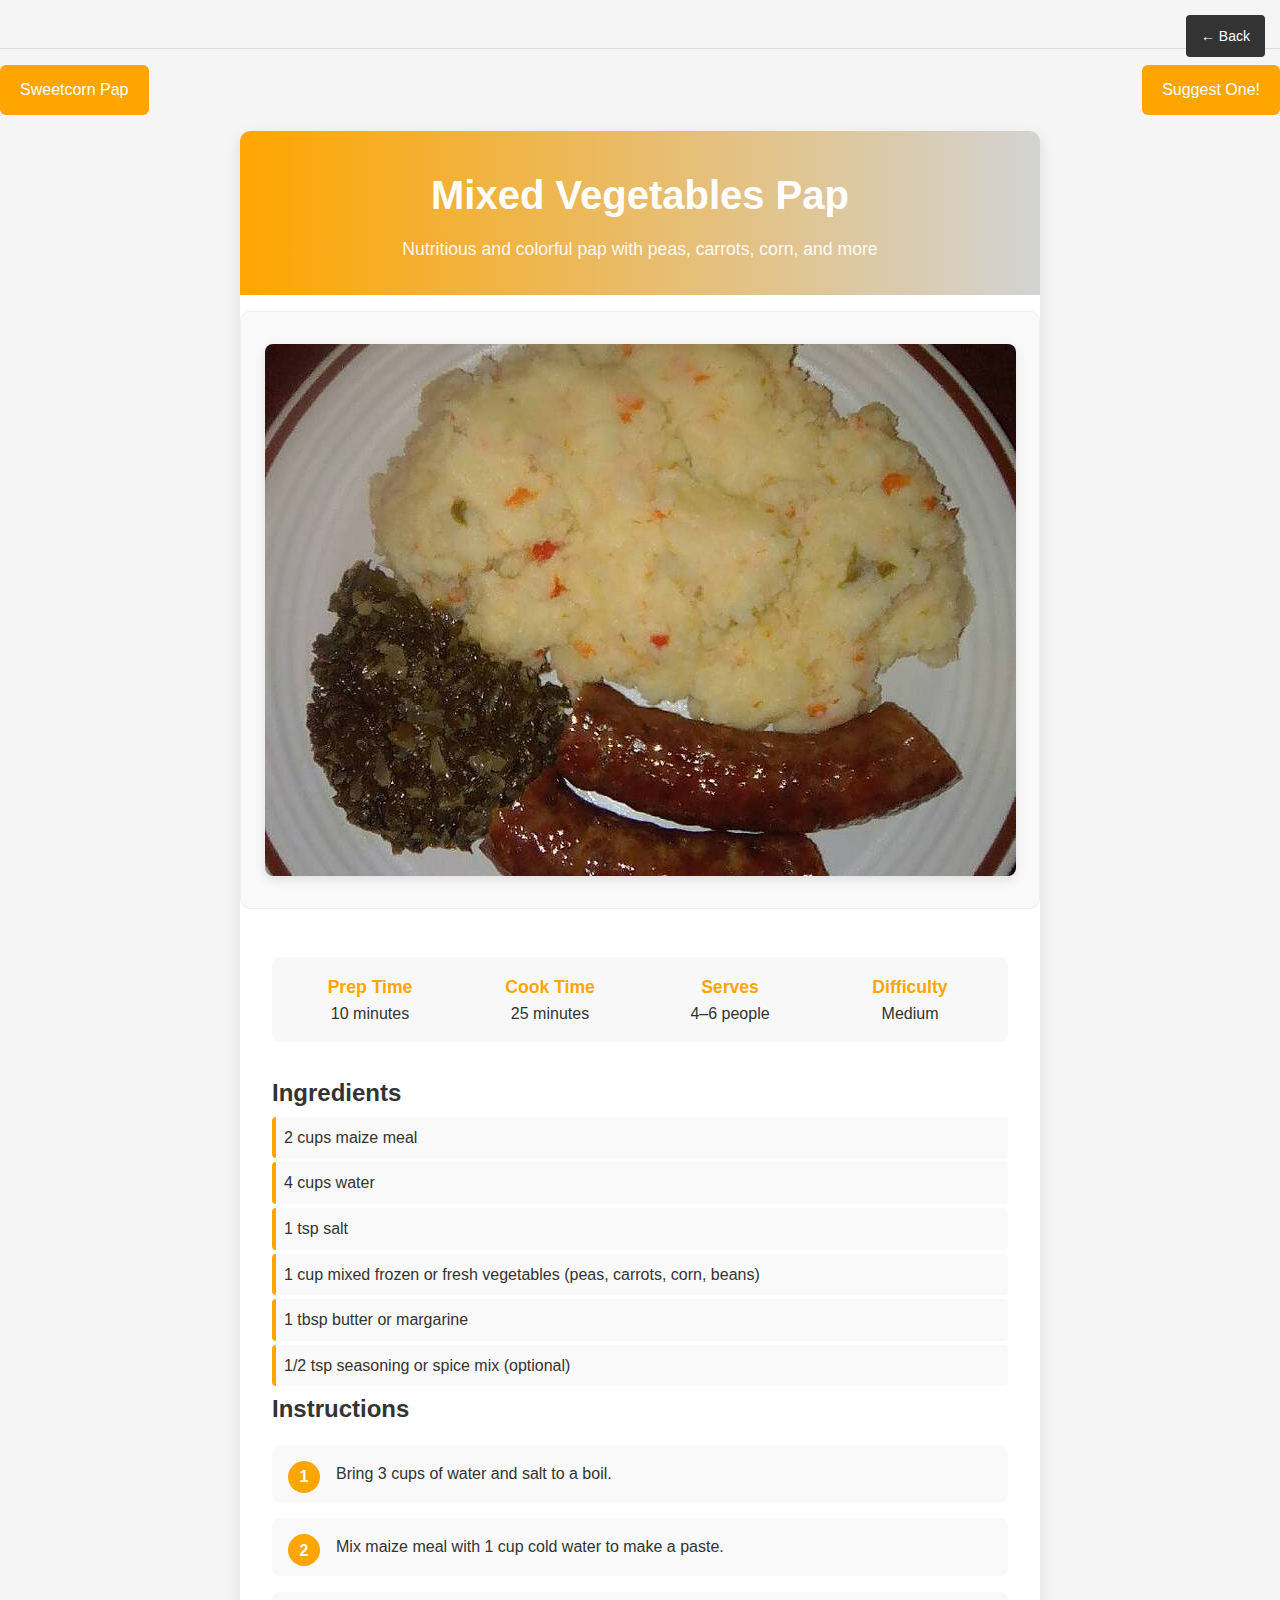
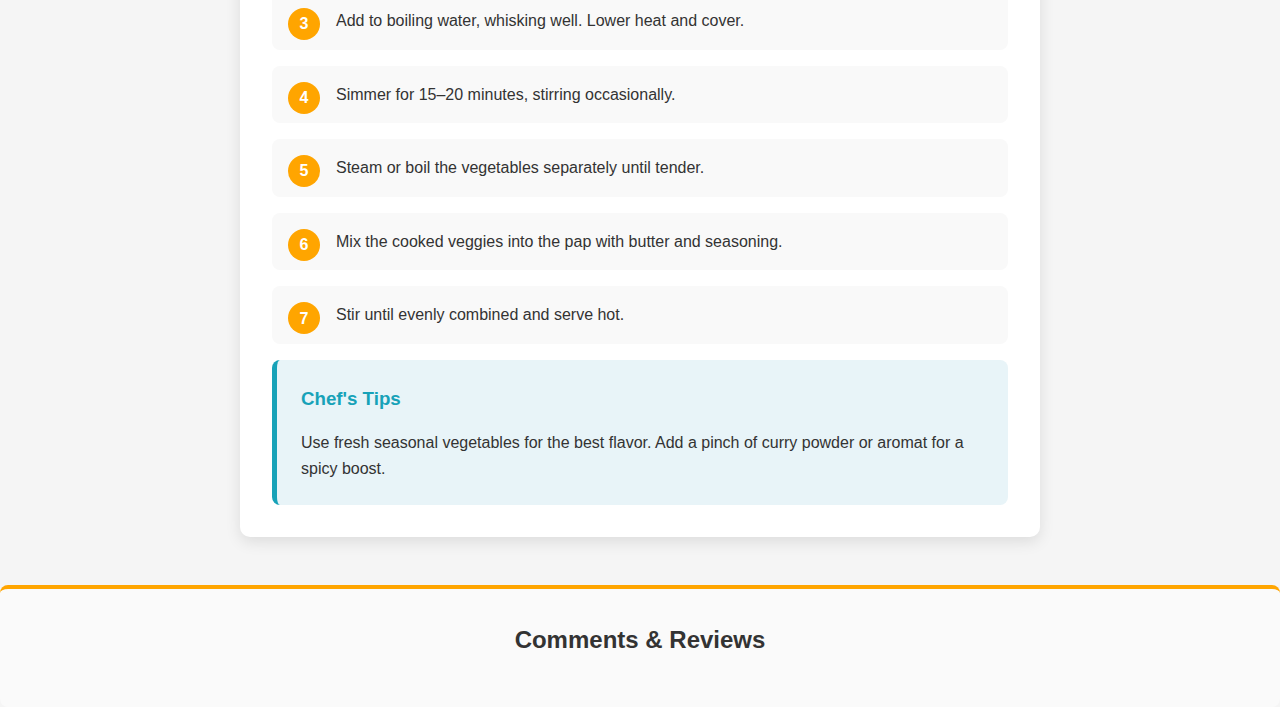
<file: Pap Recipes/mixed-pap.html>
<!DOCTYPE html>
<html lang="en">
<head>
  <meta charset="UTF-8" />
  <meta name="viewport" content="width=device-width, initial-scale=1.0"/>
  <title>Cheese Pap – African Cynnique</title>
    <link rel="stylesheet" href="../styles.css" />
  <style>
html {
      scroll-behavior: smooth;
    }
  </style>
</head>

<body>
<!-- Recipe Navigation -->
<div class="recipe-navigation show-on-recipe-pages">
  <a href="../Pap Recipes/sweetcorn-pap.html" class="nav-button prev">Sweetcorn Pap</a>
  <a href="../index.html#suggestions" class="nav-button next">Suggest One!</a>
<!-- Back to Main Page -->
  <a href="../index.html#pap-recipes" class="back-to-main">← Back</a>
</div>

<!---Recipe container--->
  <div class="recipe-container">

<!--Header Section-->
    <header class="recipe-header">
      <h1>Mixed Vegetables Pap</h1>
      <p>Nutritious and colorful pap with peas, carrots, corn, and more</p>
    </header>

<!--Image Container-->
    <div class="image-container">
      <img src="../Images/Pap Images/mixed veg.jpg" alt="Mixed Vegetables Pap" class="recipe-image" />
    </div>

<!--Recipe Content-->
    <div class="recipe-content">
<!--Meta Info-->     
 <div class="recipe-meta">
        <div class="meta-item"><strong>Prep Time</strong><span>10 minutes</span></div>
        <div class="meta-item"><strong>Cook Time</strong><span>25 minutes</span></div>
        <div class="meta-item"><strong>Serves</strong><span>4–6 people</span></div>
        <div class="meta-item"><strong>Difficulty</strong><span>Medium</span></div>
      </div>

<!--Ingredients-->
      <div class="section ingredients">
        <h2>Ingredients</h2>
        <ul>
          <li>2 cups maize meal</li>
          <li>4 cups water</li>
          <li>1 tsp salt</li>
          <li>1 cup mixed frozen or fresh vegetables (peas, carrots, corn, beans)</li>
          <li>1 tbsp butter or margarine</li>
          <li>1/2 tsp seasoning or spice mix (optional)</li>
        </ul>
      </div>

<!--Instructions-->
      <div class="section instructions">
        <h2>Instructions</h2>
        <ol>
          <li>Bring 3 cups of water and salt to a boil.</li>
          <li>Mix maize meal with 1 cup cold water to make a paste.</li>
          <li>Add to boiling water, whisking well. Lower heat and cover.</li>
          <li>Simmer for 15–20 minutes, stirring occasionally.</li>
          <li>Steam or boil the vegetables separately until tender.</li>
          <li>Mix the cooked veggies into the pap with butter and seasoning.</li>
          <li>Stir until evenly combined and serve hot.</li>
        </ol>
      </div>

<!--Chefs Tips-->      
      <div class="tips">
        <h3>Chef's Tips</h3>
        <p>Use fresh seasonal vegetables for the best flavor. Add a pinch of curry powder or aromat for a spicy boost.</p>
      </div>
    </div>
  </div>

<!--Comments-->
  <section id="comments">
    <h2>Comments & Reviews</h2>
    <div id="disqus_thread"></div>
  </section>

<!--Disquss-->
  <script>
    var disqus_config = function () {
      this.page.url = window.location.href;
      this.page.identifier = "mixed-vegetables-pap.html";
    };
    (function() {
      var d = document, s = d.createElement('script');
      s.src = 'https://africancynnique.disqus.com/embed.js';
      s.setAttribute('data-timestamp', +new Date());
      (d.head || d.body).appendChild(s);
    })();
  </script>
  <noscript>Please enable JavaScript to view the
    <a href="https://disqus.com/?ref_noscript">comments powered by Disqus.</a>
  </noscript>

  <script src="../script.js"></script>
</body>
</html>
</file>
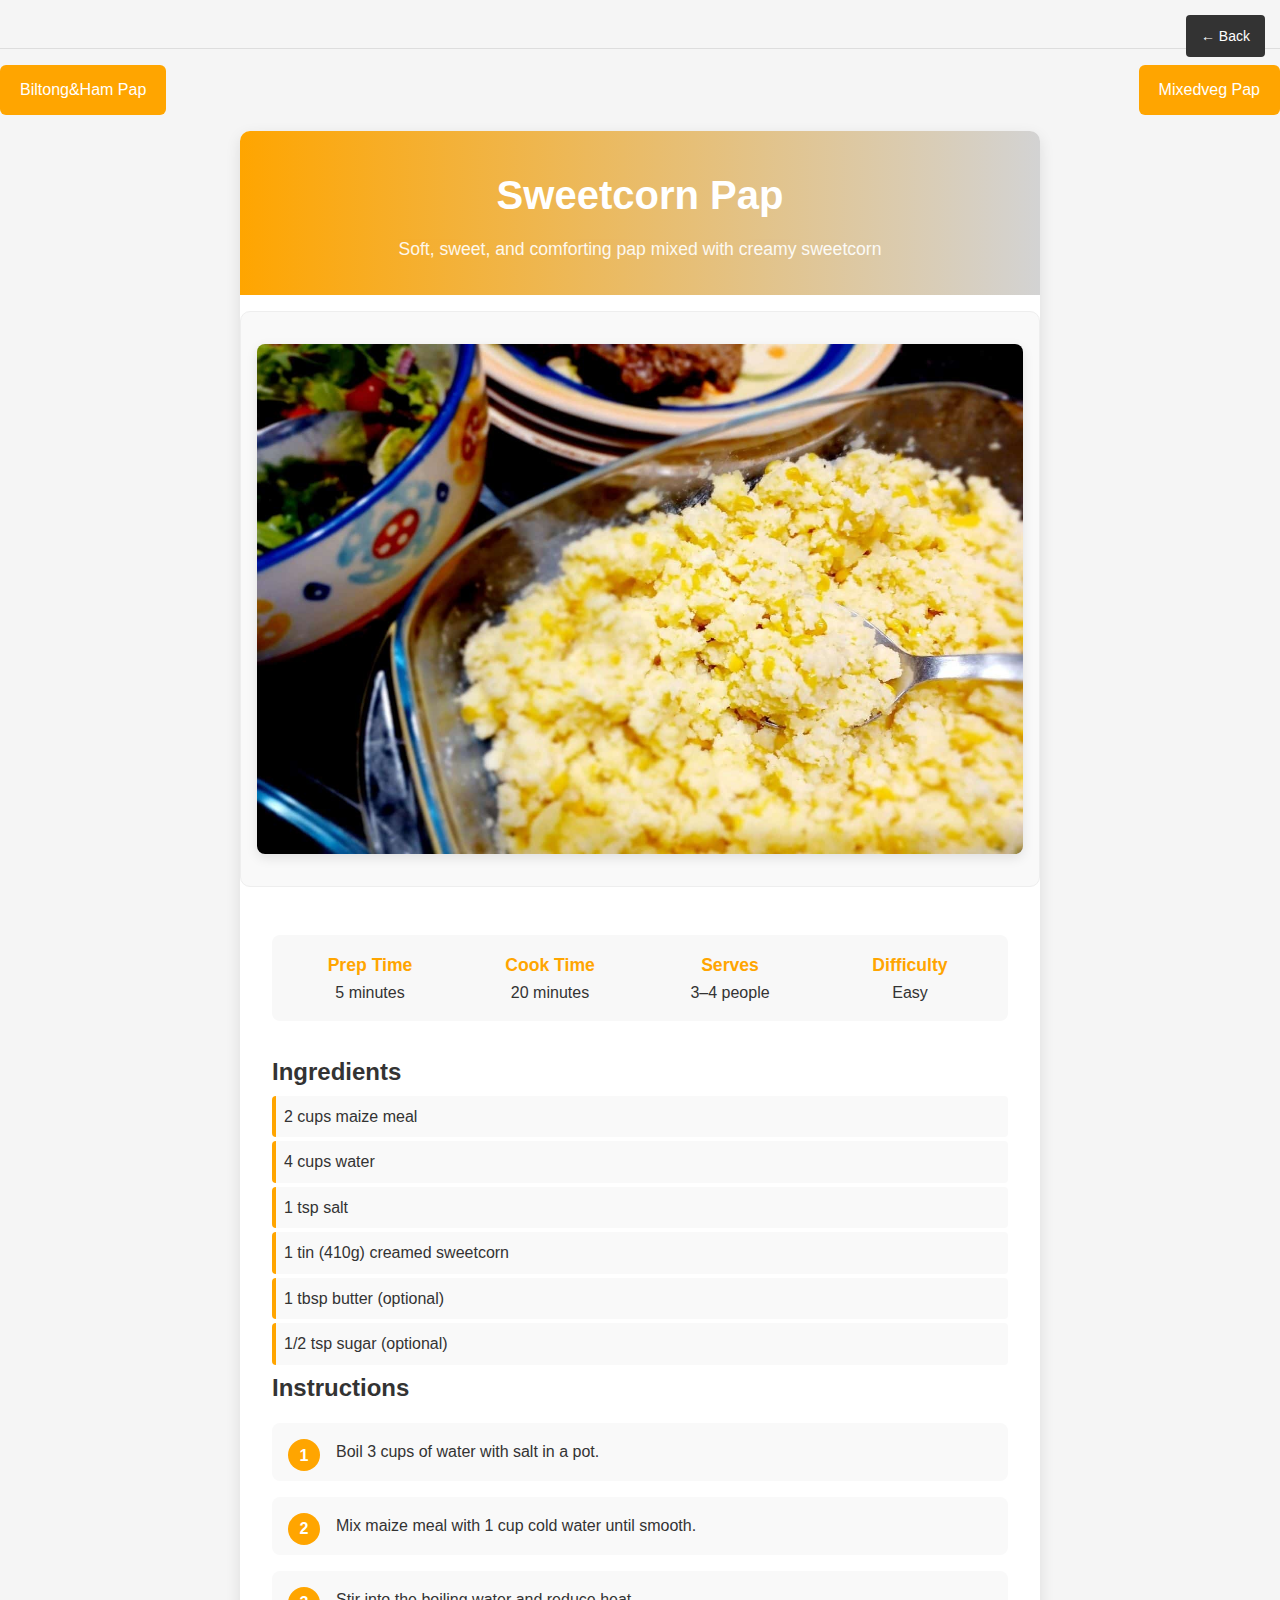
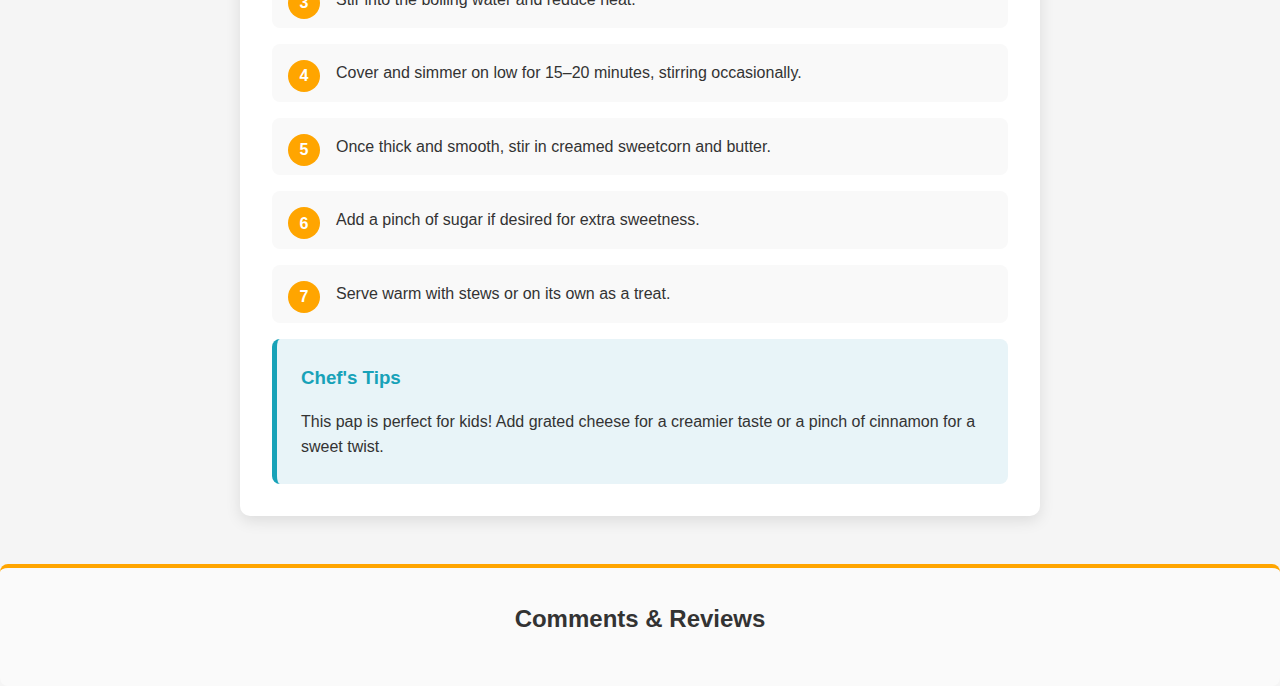
<file: Pap Recipes/sweetcorn-pap.html>
<!DOCTYPE html>
<html lang="en">
<head>
  <meta charset="UTF-8" />
  <meta name="viewport" content="width=device-width, initial-scale=1.0"/>
  <title>Cheese Pap – African Cynnique</title>
    <link rel="stylesheet" href="../styles.css" />
  <style>
html {
      scroll-behavior: smooth;
    }
  </style>
</head>

<body>
<!-- Recipe Navigation -->
<div class="recipe-navigation show-on-recipe-pages">
  <a href="../Pap Recipes/biltong-ham-pap.html" class="nav-button prev">Biltong&Ham Pap</a>
  <a href="../Pap Recipes/mixed-pap.html" class="nav-button next">Mixedveg Pap</a>

  <!-- Back to Main Page -->
  <a href="../index.html#pap-recipes" class="back-to-main">← Back</a>
</div>

<!--Recipe Container-->
  <div class="recipe-container">
<!--Header Section-->
    <header class="recipe-header">
      <h1>Sweetcorn Pap</h1>
      <p>Soft, sweet, and comforting pap mixed with creamy sweetcorn</p>
    </header>
<!--Recipe Image-->
    <div class="image-container">
      <img src="../Images/Pap Images/sweetcorn.jpg" alt="Sweetcorn Pap" class="recipe-image" />
    </div>

<!--Meta Info-->
    <div class="recipe-content">
      <div class="recipe-meta">
        <div class="meta-item"><strong>Prep Time</strong><span>5 minutes</span></div>
        <div class="meta-item"><strong>Cook Time</strong><span>20 minutes</span></div>
        <div class="meta-item"><strong>Serves</strong><span>3–4 people</span></div>
        <div class="meta-item"><strong>Difficulty</strong><span>Easy</span></div>
      </div>
<!--Ingredients-->
      <div class="section ingredients">
        <h2>Ingredients</h2>
        <ul>
          <li>2 cups maize meal</li>
          <li>4 cups water</li>
          <li>1 tsp salt</li>
          <li>1 tin (410g) creamed sweetcorn</li>
          <li>1 tbsp butter (optional)</li>
          <li>1/2 tsp sugar (optional)</li>
        </ul>
      </div>

<!--Instructions-->
      <div class="section instructions">
        <h2>Instructions</h2>
        <ol>
          <li>Boil 3 cups of water with salt in a pot.</li>
          <li>Mix maize meal with 1 cup cold water until smooth.</li>
          <li>Stir into the boiling water and reduce heat.</li>
          <li>Cover and simmer on low for 15–20 minutes, stirring occasionally.</li>
          <li>Once thick and smooth, stir in creamed sweetcorn and butter.</li>
          <li>Add a pinch of sugar if desired for extra sweetness.</li>
          <li>Serve warm with stews or on its own as a treat.</li>
        </ol>
      </div>

<!--Chef's Tip-->      
      <div class="tips">
        <h3>Chef's Tips</h3>
        <p>This pap is perfect for kids! Add grated cheese for a creamier taste or a pinch of cinnamon for a sweet twist.</p>
      </div>
    </div>
  </div>

<!--Comments-->
  <section id="comments">
    <h2>Comments & Reviews</h2>
    <div id="disqus_thread"></div>
  </section>
<!--Disquss-->
  <script>
    var disqus_config = function () {
      this.page.url = window.location.href;
      this.page.identifier = "sweetcorn-pap.html";
    };
    (function() {
      var d = document, s = d.createElement('script');
      s.src = 'https://africancynnique.disqus.com/embed.js';
      s.setAttribute('data-timestamp', +new Date());
      (d.head || d.body).appendChild(s);
    })();
  </script>
  <noscript>Please enable JavaScript to view the
    <a href="https://disqus.com/?ref_noscript">comments powered by Disqus.</a>
  </noscript>

  <script src="../script.js"></script>
</body>
</html>
</file>
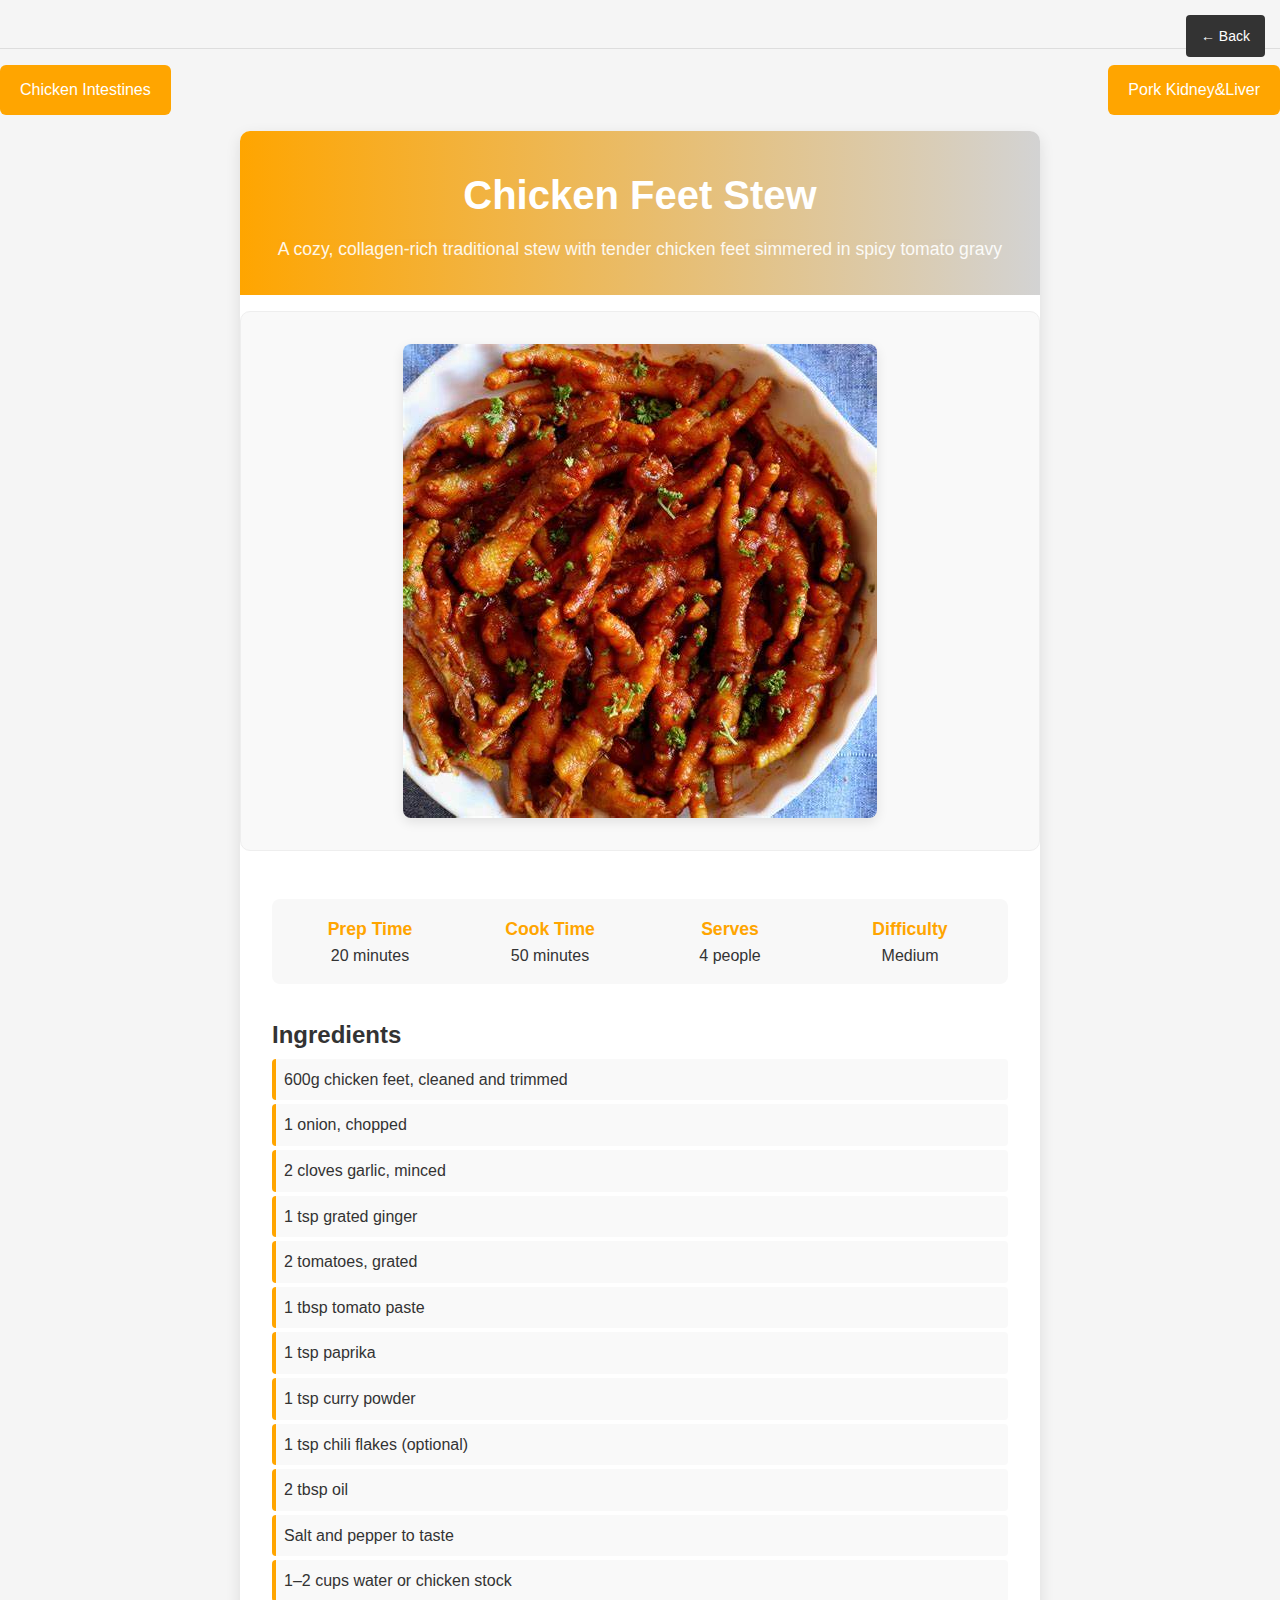
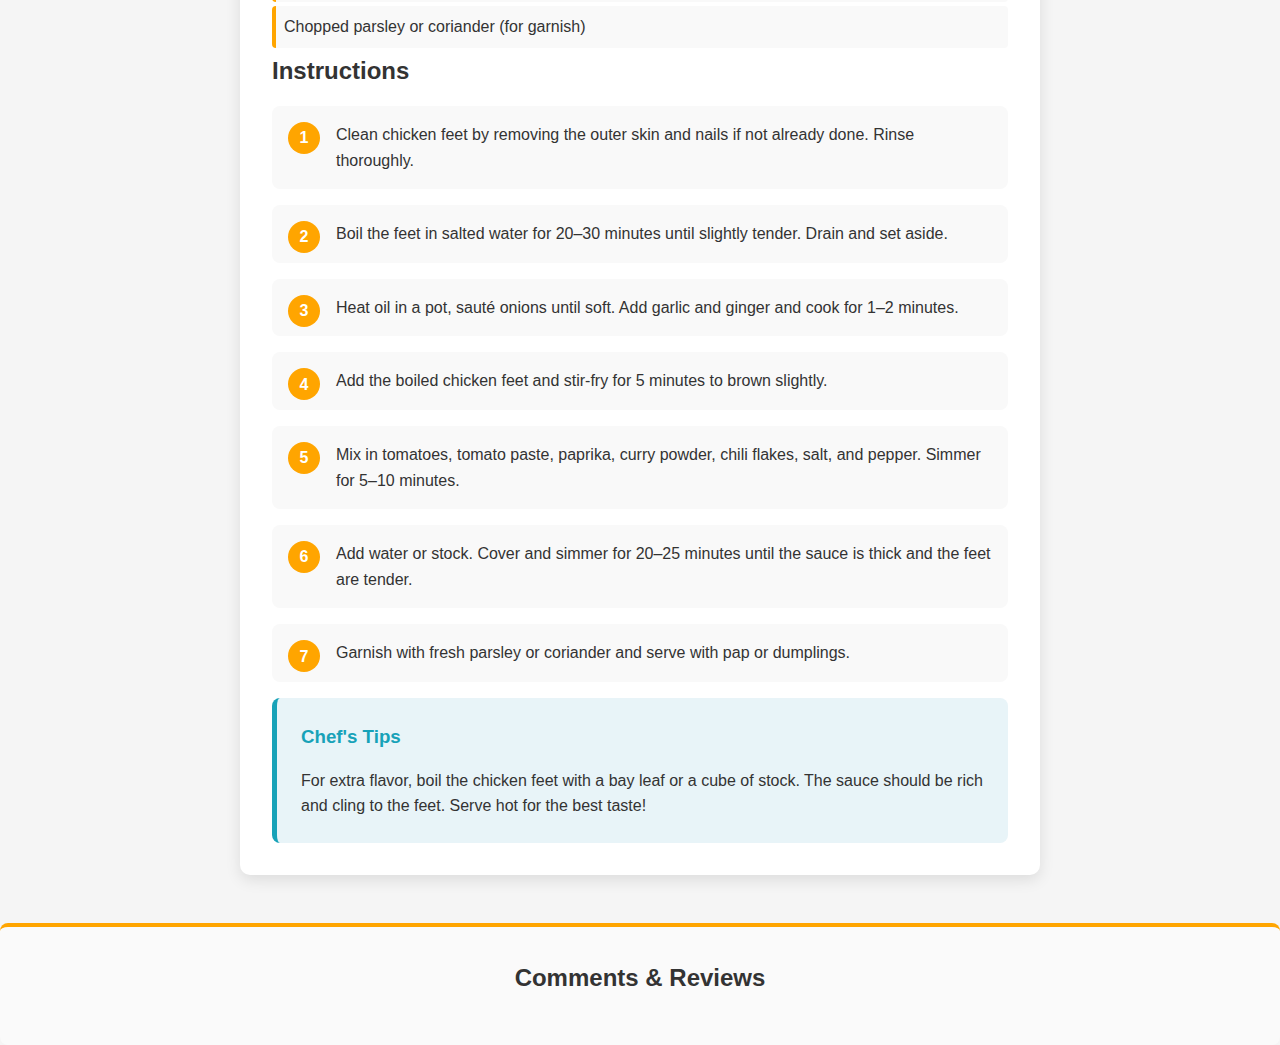
<file: Stew Recipes/chicken-feet.html>
<!DOCTYPE html>
<html lang="en">
<head>
  <meta charset="UTF-8" />
  <meta name="viewport" content="width=device-width, initial-scale=1.0"/>
  <title> Chicken Intestines Stew</title>
  <link rel="stylesheet" href="../styles.css" />
  <style>
html {
      scroll-behavior: smooth;
    }
  </style>
</head>

<body>
<!-- Recipe Navigation -->
<div class="recipe-navigation show-on-recipe-pages">
  <a href="../Stew Recipes/intestines.html" class="nav-button prev">Chicken Intestines</a>
  <a href="../Stew Recipes/pork-kidney.html" class="nav-button next">Pork Kidney&Liver</a>
<!-- Back to Main Page -->
  <a href="../index.html#stew-recipes" class="back-to-main">← Back</a>
</div>

<!-- Recipe Container -->
  <div class="recipe-container">

    <!-- Header Section -->
    <header class="recipe-header">
      <h1>Chicken Feet Stew</h1>
      <p>A cozy, collagen-rich traditional stew with tender chicken feet simmered in spicy tomato gravy</p>
    </header>

    <!-- Recipe Image -->
    <div class="image-container">
      <img src="../Images/Stew Images/chicken feet.jpg" alt="Chicken Feet Stew" class="recipe-image" />
    </div>

    <!-- Recipe Content -->
    <div class="recipe-content">

      <!-- Recipe Meta Info -->
      <div class="recipe-meta">
        <div class="meta-item"><strong>Prep Time</strong><span>20 minutes</span></div>
        <div class="meta-item"><strong>Cook Time</strong><span>50 minutes</span></div>
        <div class="meta-item"><strong>Serves</strong><span>4 people</span></div>
        <div class="meta-item"><strong>Difficulty</strong><span>Medium</span></div>
      </div>

      <!-- Ingredients Section -->
      <div class="section ingredients">
        <h2>Ingredients</h2>
        <ul>
          <li>600g chicken feet, cleaned and trimmed</li>
          <li>1 onion, chopped</li>
          <li>2 cloves garlic, minced</li>
          <li>1 tsp grated ginger</li>
          <li>2 tomatoes, grated</li>
          <li>1 tbsp tomato paste</li>
          <li>1 tsp paprika</li>
          <li>1 tsp curry powder</li>
          <li>1 tsp chili flakes (optional)</li>
          <li>2 tbsp oil</li>
          <li>Salt and pepper to taste</li>
          <li>1–2 cups water or chicken stock</li>
          <li>Chopped parsley or coriander (for garnish)</li>
        </ul>
      </div>

      <!-- Instructions Section -->
      <div class="section instructions">
        <h2>Instructions</h2>
        <ol>
          <li>Clean chicken feet by removing the outer skin and nails if not already done. Rinse thoroughly.</li>
          <li>Boil the feet in salted water for 20–30 minutes until slightly tender. Drain and set aside.</li>
          <li>Heat oil in a pot, sauté onions until soft. Add garlic and ginger and cook for 1–2 minutes.</li>
          <li>Add the boiled chicken feet and stir-fry for 5 minutes to brown slightly.</li>
          <li>Mix in tomatoes, tomato paste, paprika, curry powder, chili flakes, salt, and pepper. Simmer for 5–10 minutes.</li>
          <li>Add water or stock. Cover and simmer for 20–25 minutes until the sauce is thick and the feet are tender.</li>
          <li>Garnish with fresh parsley or coriander and serve with pap or dumplings.</li>
        </ol>
      </div>

      <!-- Chef's Tips -->
      <div class="tips">
        <h3>Chef's Tips</h3>
        <p>For extra flavor, boil the chicken feet with a bay leaf or a cube of stock. The sauce should be rich and cling to the feet. Serve hot for the best taste!</p>
      </div>
    </div>
  </div>

  <!-- Comments Section -->
  <section id="comments">
    <h2>Comments & Reviews</h2>
    <div id="disqus_thread"></div>
  </section>

  <!-- Disqus Comment Script -->
  <script>
    var disqus_config = function () {
      this.page.url = window.location.href;
      this.page.identifier = "chicken-feet.html";
    };
    (function() {
      var d = document, s = d.createElement('script');
      s.src = 'https://africancynnique.disqus.com/embed.js';
      s.setAttribute('data-timestamp', +new Date());
      (d.head || d.body).appendChild(s);
    })();
  </script>
  <noscript>Please enable JavaScript to view the
    <a href="https://disqus.com/?ref_noscript">comments powered by Disqus.</a>
  </noscript>

  <!-- JS Script Link -->
  <script src="../script.js"></script>
</body>
</html>
</file>
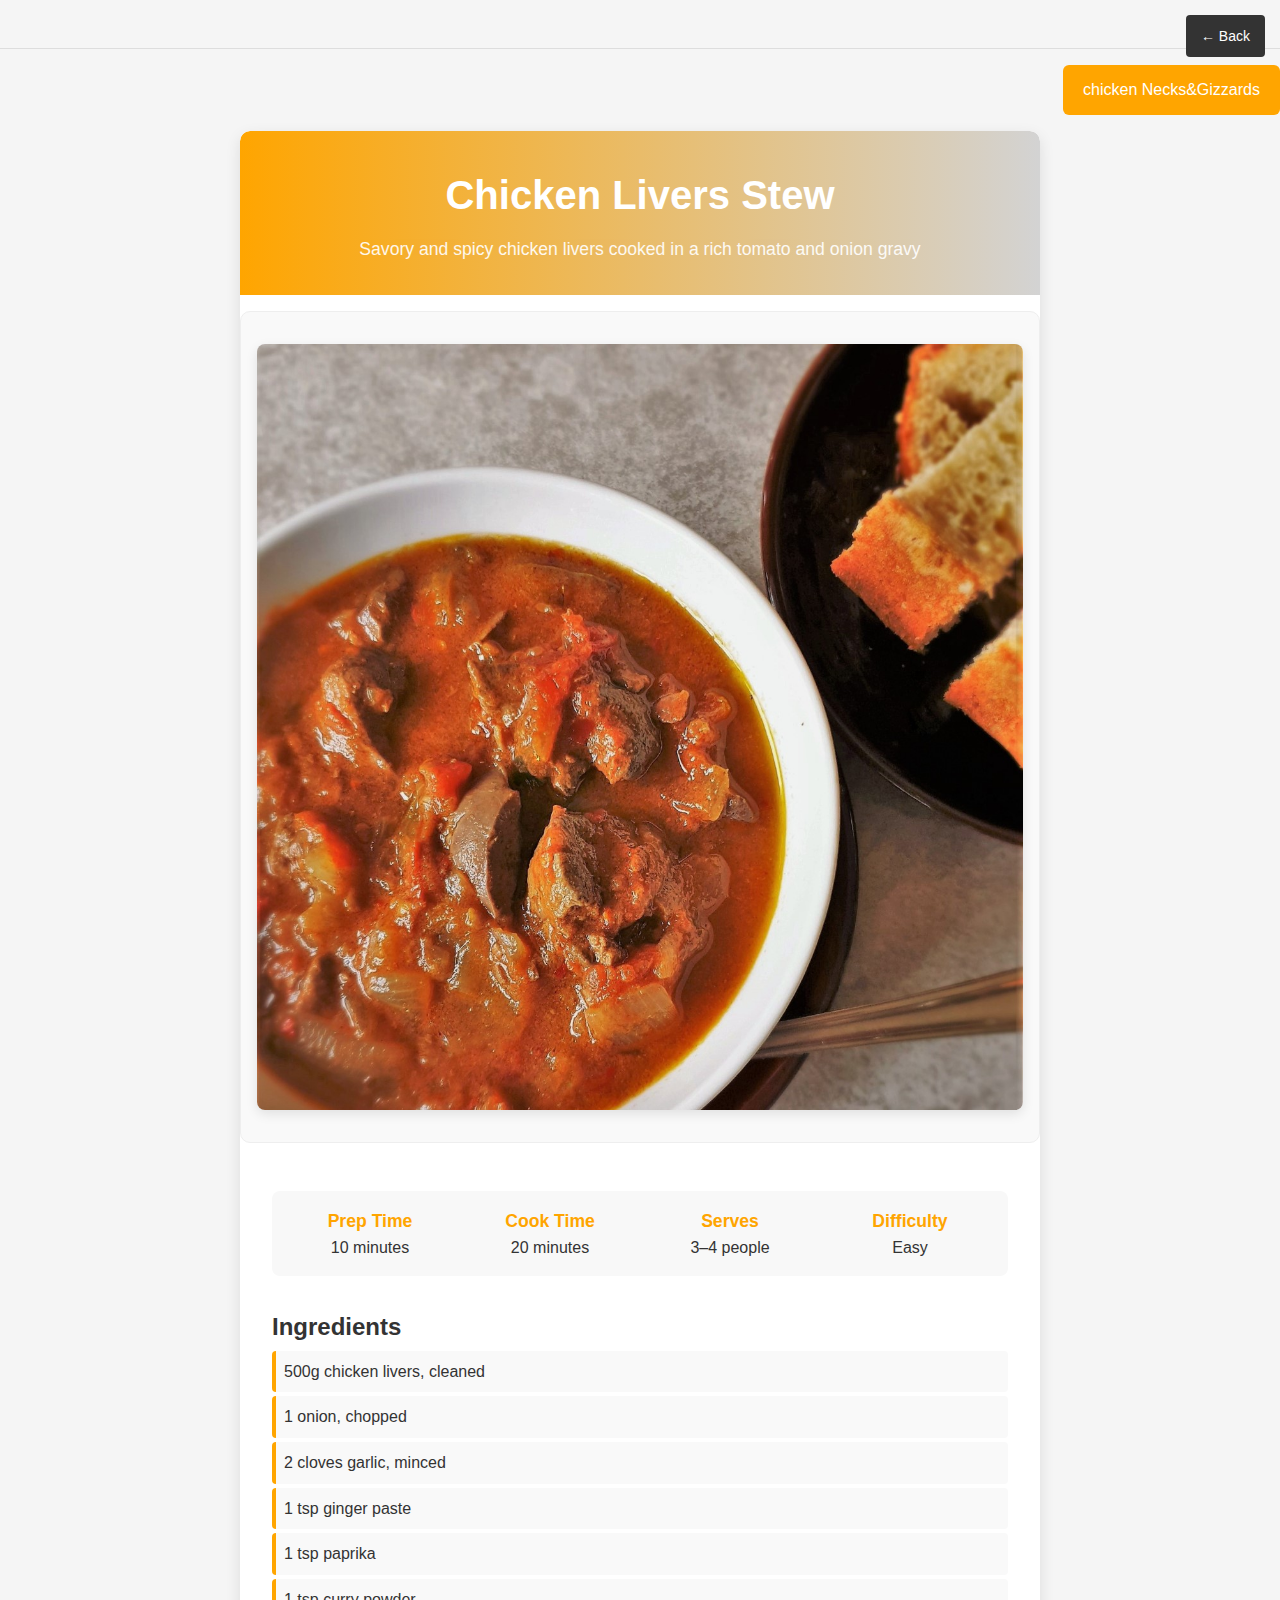
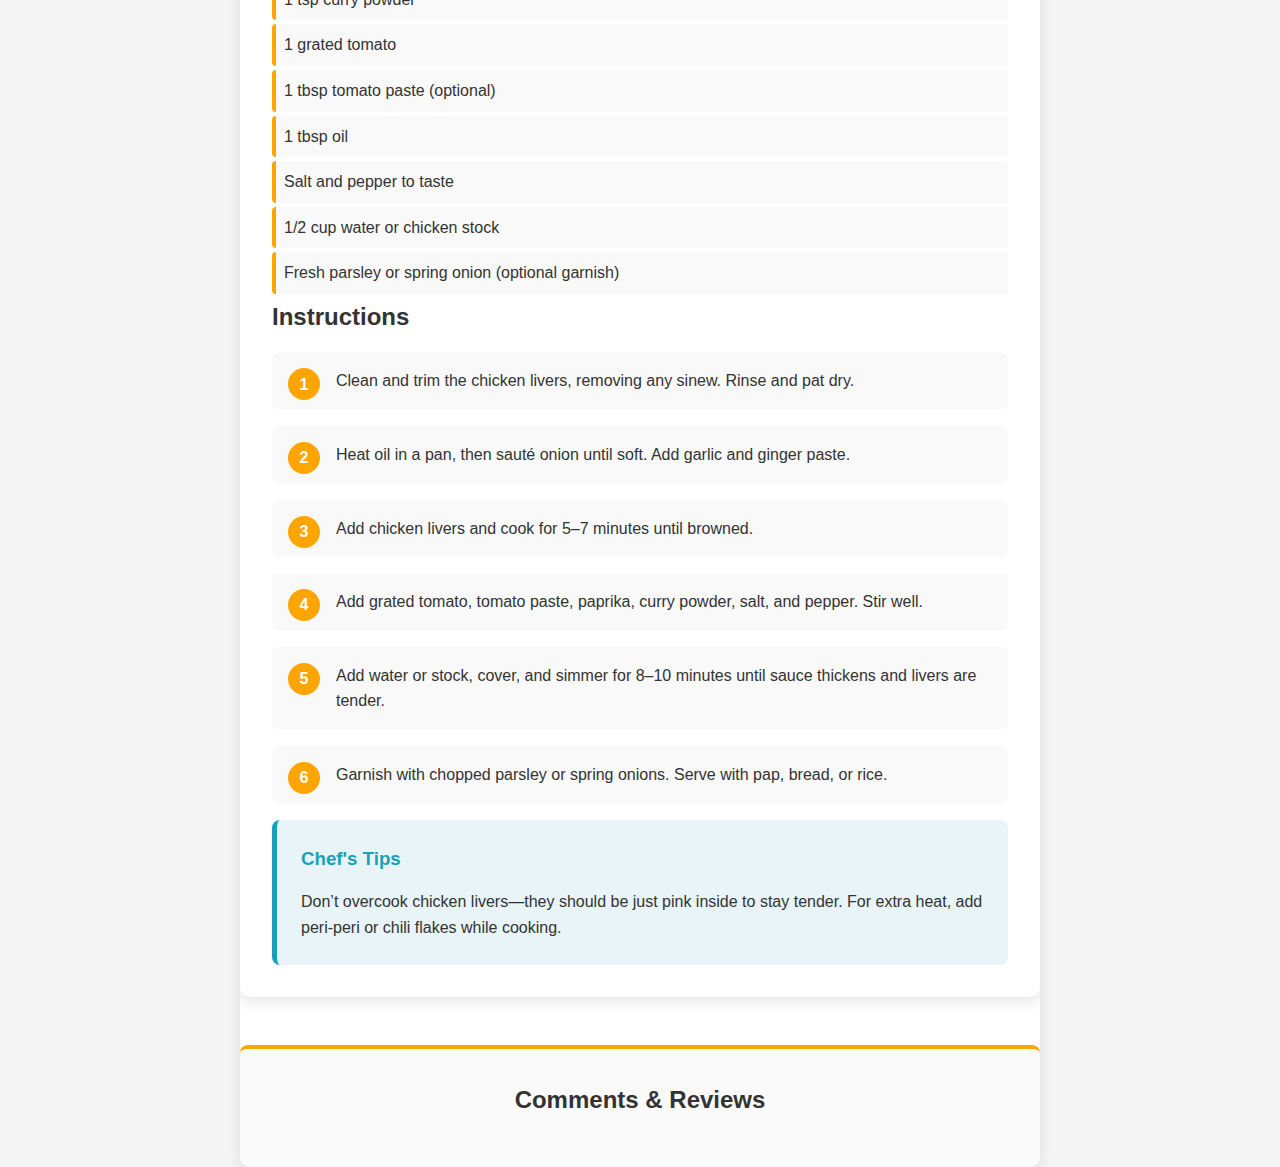
<file: Stew Recipes/chicken-livers.html>
<!DOCTYPE html>
<html lang="en">
<head>
  <meta charset="UTF-8" />
  <meta name="viewport" content="width=device-width, initial-scale=1.0"/>
  <title>Chicken Livers Stew – African Cynnique</title>
    <link rel="stylesheet" href="../styles.css" />
  <style>
html {
      scroll-behavior: smooth;
    }
  </style>
</head>

<body>
<!-- Recipe Navigation -->
<div class="recipe-navigation show-on-recipe-pages">
  <a href="../Stew Recipes/chicken-necks.html" class="nav-button next">chicken Necks&Gizzards</a>
<!-- Back to Main Page -->
  <a href="../index.html#stew-recipes" class="back-to-main">← Back</a>
</div>

<!---Recipe container--->
  <div class="recipe-container">

  <!-- Recipe Container -->
  <div class="recipe-container">

    <!-- Header Section -->
    <header class="recipe-header">
      <h1>Chicken Livers Stew</h1>
      <p>Savory and spicy chicken livers cooked in a rich tomato and onion gravy</p>
    </header>

    <!-- Recipe Image -->
      <div class="image-container">
    <img src="../Images/Stew Images/peri-peri-chicken-livers-6.jpg" alt="Chicken Livers Stew" class="recipe-image" />
      </div>

    <!-- Recipe Content -->
    <div class="recipe-content">

      <!-- Recipe Meta Info -->
      <div class="recipe-meta">
        <div class="meta-item"><strong>Prep Time</strong><span>10 minutes</span></div>
        <div class="meta-item"><strong>Cook Time</strong><span>20 minutes</span></div>
        <div class="meta-item"><strong>Serves</strong><span>3–4 people</span></div>
        <div class="meta-item"><strong>Difficulty</strong><span>Easy</span></div>
      </div>

      <!-- Ingredients Section -->
      <div class="section ingredients">
        <h2>Ingredients</h2>
        <ul>
          <li>500g chicken livers, cleaned</li>
          <li>1 onion, chopped</li>
          <li>2 cloves garlic, minced</li>
          <li>1 tsp ginger paste</li>
          <li>1 tsp paprika</li>
          <li>1 tsp curry powder</li>
          <li>1 grated tomato</li>
          <li>1 tbsp tomato paste (optional)</li>
          <li>1 tbsp oil</li>
          <li>Salt and pepper to taste</li>
          <li>1/2 cup water or chicken stock</li>
          <li>Fresh parsley or spring onion (optional garnish)</li>
        </ul>
      </div>

      <!-- Instructions Section -->
      <div class="section instructions">
        <h2>Instructions</h2>
        <ol>
          <li>Clean and trim the chicken livers, removing any sinew. Rinse and pat dry.</li>
          <li>Heat oil in a pan, then sauté onion until soft. Add garlic and ginger paste.</li>
          <li>Add chicken livers and cook for 5–7 minutes until browned.</li>
          <li>Add grated tomato, tomato paste, paprika, curry powder, salt, and pepper. Stir well.</li>
          <li>Add water or stock, cover, and simmer for 8–10 minutes until sauce thickens and livers are tender.</li>
          <li>Garnish with chopped parsley or spring onions. Serve with pap, bread, or rice.</li>
        </ol>
      </div>

      <!-- Chef's Tips -->
      <div class="tips">
        <h3>Chef's Tips</h3>
        <p>Don’t overcook chicken livers—they should be just pink inside to stay tender. For extra heat, add peri-peri or chili flakes while cooking.</p>
      </div>
    </div>
  </div>

  <!-- Comments Section -->
  <section id="comments">
    <h2>Comments & Reviews</h2>
    <div id="disqus_thread"></div>
  </section>

  <!-- Disqus Comment Script -->
  <script>
    var disqus_config = function () {
      this.page.url = window.location.href;
      this.page.identifier = "chicken-livers.html";
    };
    (function() {
      var d = document, s = d.createElement('script');
      s.src = 'https://africancynnique.disqus.com/embed.js';
      s.setAttribute('data-timestamp', +new Date());
      (d.head || d.body).appendChild(s);
    })();
  </script>
  <noscript>Please enable JavaScript to view the
    <a href="https://disqus.com/?ref_noscript">comments powered by Disqus.</a>
  </noscript>

  <!-- JS Script Link -->
  <script src="../script.js"></script>
</body>
</html>
</file>
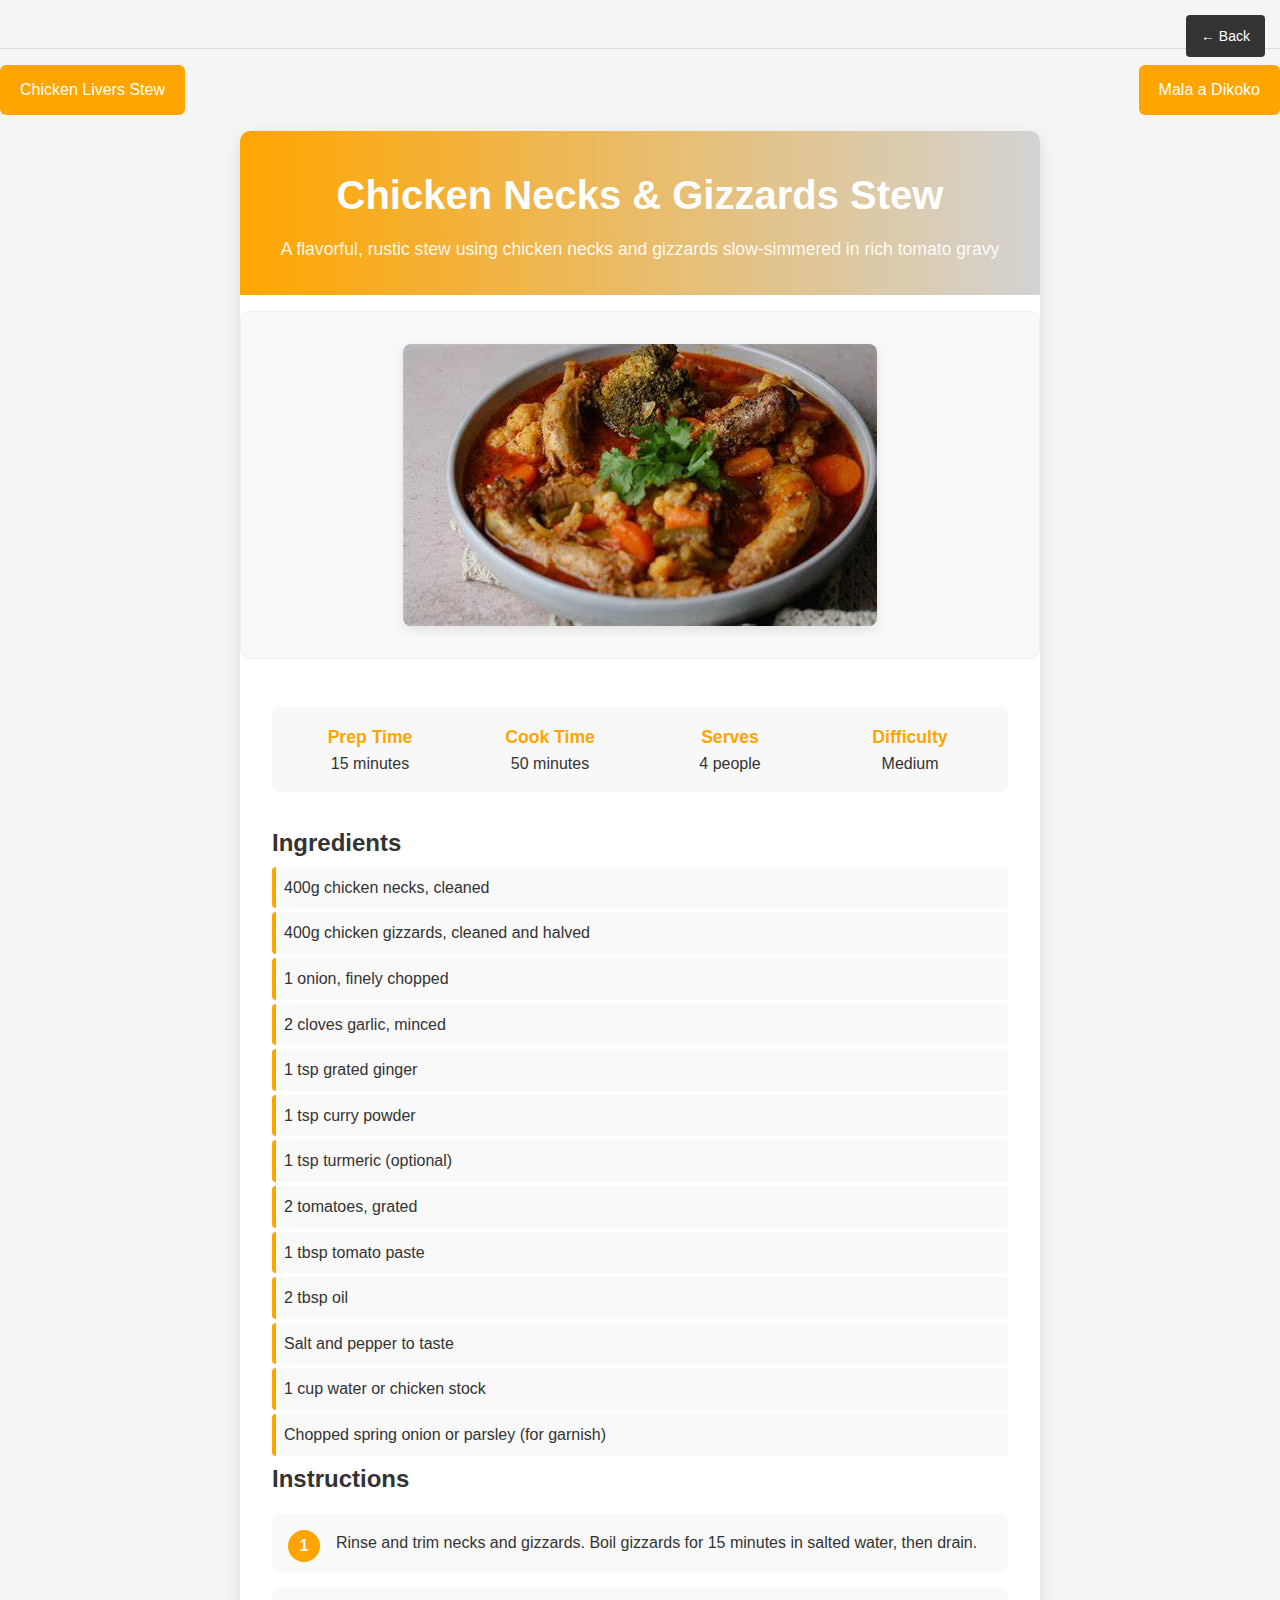
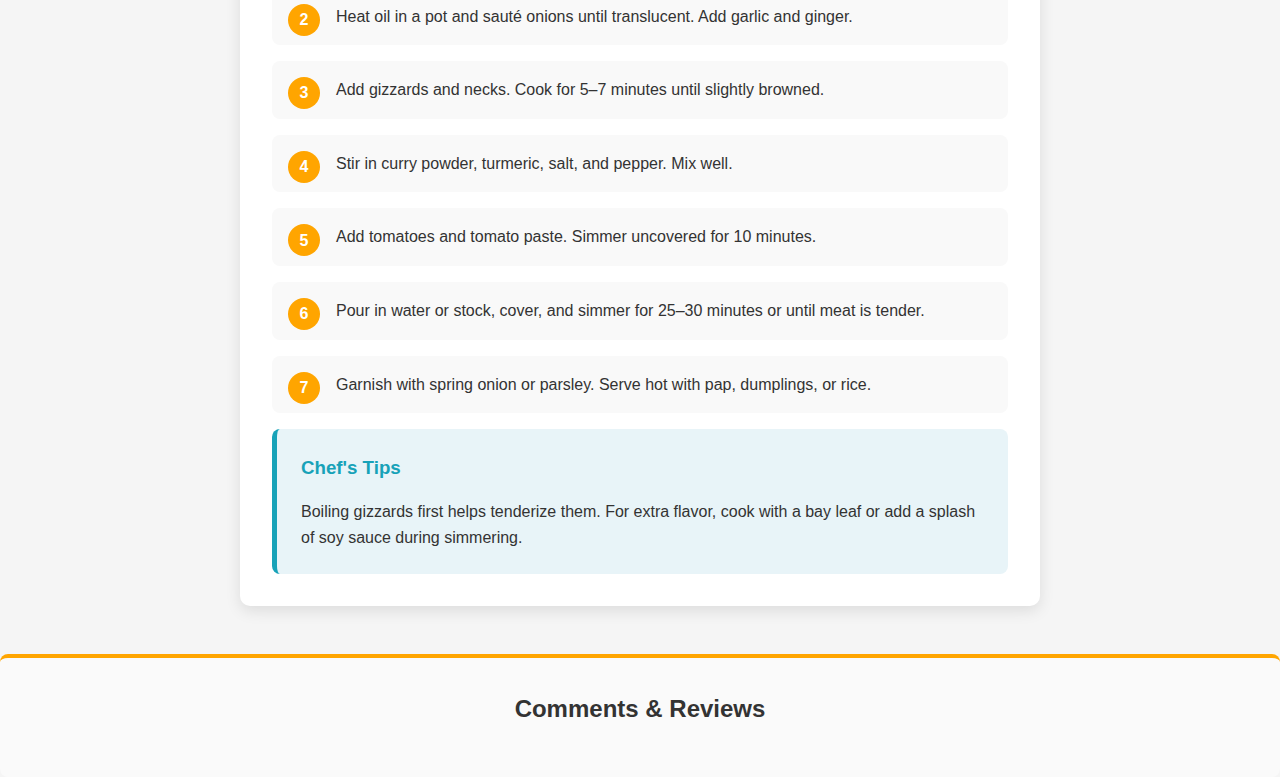
<file: Stew Recipes/chicken-necks.html>
<!DOCTYPE html>
<html lang="en">
<head>
  <meta charset="UTF-8" />
  <meta name="viewport" content="width=device-width, initial-scale=1.0"/>
  <title>Chicken Necks & Gizzards Stew– African Cynnique</title>
    <link rel="stylesheet" href="../styles.css" />
  <style>
html {
      scroll-behavior: smooth;
    }
  </style>
</head>

<body>
<!-- Recipe Navigation -->
<div class="recipe-navigation show-on-recipe-pages">
  <a href="../Stew Recipes/chicken-livers.html" class="nav-button prev">Chicken Livers Stew</a>
  <a href="../Stew Recipes/intestines.html" class="nav-button next">Mala a Dikoko </a>
<!-- Back to Main Page -->
  <a href="../index.html#stew-recipes" class="back-to-main">← Back</a>
</div>

<!---Recipe container--->
  <div class="recipe-container">

    <!-- Header Section -->
    <header class="recipe-header">
      <h1>Chicken Necks & Gizzards Stew</h1>
      <p>A flavorful, rustic stew using chicken necks and gizzards slow-simmered in rich tomato gravy</p>
    </header>

    <!-- Recipe Image -->
      <div class="image-container">
    <img src="../Images/Stew Images/necks.jpg" alt="Chicken Necks and Gizzards Stew" class="recipe-image" />
      </div>

    <!-- Recipe Content -->
    <div class="recipe-content">

      <!-- Recipe Meta Info -->
      <div class="recipe-meta">
        <div class="meta-item"><strong>Prep Time</strong><span>15 minutes</span></div>
        <div class="meta-item"><strong>Cook Time</strong><span>50 minutes</span></div>
        <div class="meta-item"><strong>Serves</strong><span>4 people</span></div>
        <div class="meta-item"><strong>Difficulty</strong><span>Medium</span></div>
      </div>

      <!-- Ingredients Section -->
      <div class="section ingredients">
        <h2>Ingredients</h2>
        <ul>
          <li>400g chicken necks, cleaned</li>
          <li>400g chicken gizzards, cleaned and halved</li>
          <li>1 onion, finely chopped</li>
          <li>2 cloves garlic, minced</li>
          <li>1 tsp grated ginger</li>
          <li>1 tsp curry powder</li>
          <li>1 tsp turmeric (optional)</li>
          <li>2 tomatoes, grated</li>
          <li>1 tbsp tomato paste</li>
          <li>2 tbsp oil</li>
          <li>Salt and pepper to taste</li>
          <li>1 cup water or chicken stock</li>
          <li>Chopped spring onion or parsley (for garnish)</li>
        </ul>
      </div>

      <!-- Instructions Section -->
      <div class="section instructions">
        <h2>Instructions</h2>
        <ol>
          <li>Rinse and trim necks and gizzards. Boil gizzards for 15 minutes in salted water, then drain.</li>
          <li>Heat oil in a pot and sauté onions until translucent. Add garlic and ginger.</li>
          <li>Add gizzards and necks. Cook for 5–7 minutes until slightly browned.</li>
          <li>Stir in curry powder, turmeric, salt, and pepper. Mix well.</li>
          <li>Add tomatoes and tomato paste. Simmer uncovered for 10 minutes.</li>
          <li>Pour in water or stock, cover, and simmer for 25–30 minutes or until meat is tender.</li>
          <li>Garnish with spring onion or parsley. Serve hot with pap, dumplings, or rice.</li>
        </ol>
      </div>

      <!-- Chef's Tips -->
      <div class="tips">
        <h3>Chef's Tips</h3>
        <p>Boiling gizzards first helps tenderize them. For extra flavor, cook with a bay leaf or add a splash of soy sauce during simmering.</p>
      </div>
    </div>
  </div>

  <!-- Comments Section -->
  <section id="comments">
    <h2>Comments & Reviews</h2>
    <div id="disqus_thread"></div>
  </section>

  <!-- Disqus Comment Script -->
  <script>
    var disqus_config = function () {
      this.page.url = window.location.href;
      this.page.identifier = "chicken-necks-gizzards.html";
    };
    (function() {
      var d = document, s = d.createElement('script');
      s.src = 'https://africancynnique.disqus.com/embed.js';
      s.setAttribute('data-timestamp', +new Date());
      (d.head || d.body).appendChild(s);
    })();
  </script>
  <noscript>Please enable JavaScript to view the
    <a href="https://disqus.com/?ref_noscript">comments powered by Disqus.</a>
  </noscript>

  <!-- JS Script Link -->
  <script src="../script.js"></script>
</body>
</html>
</file>
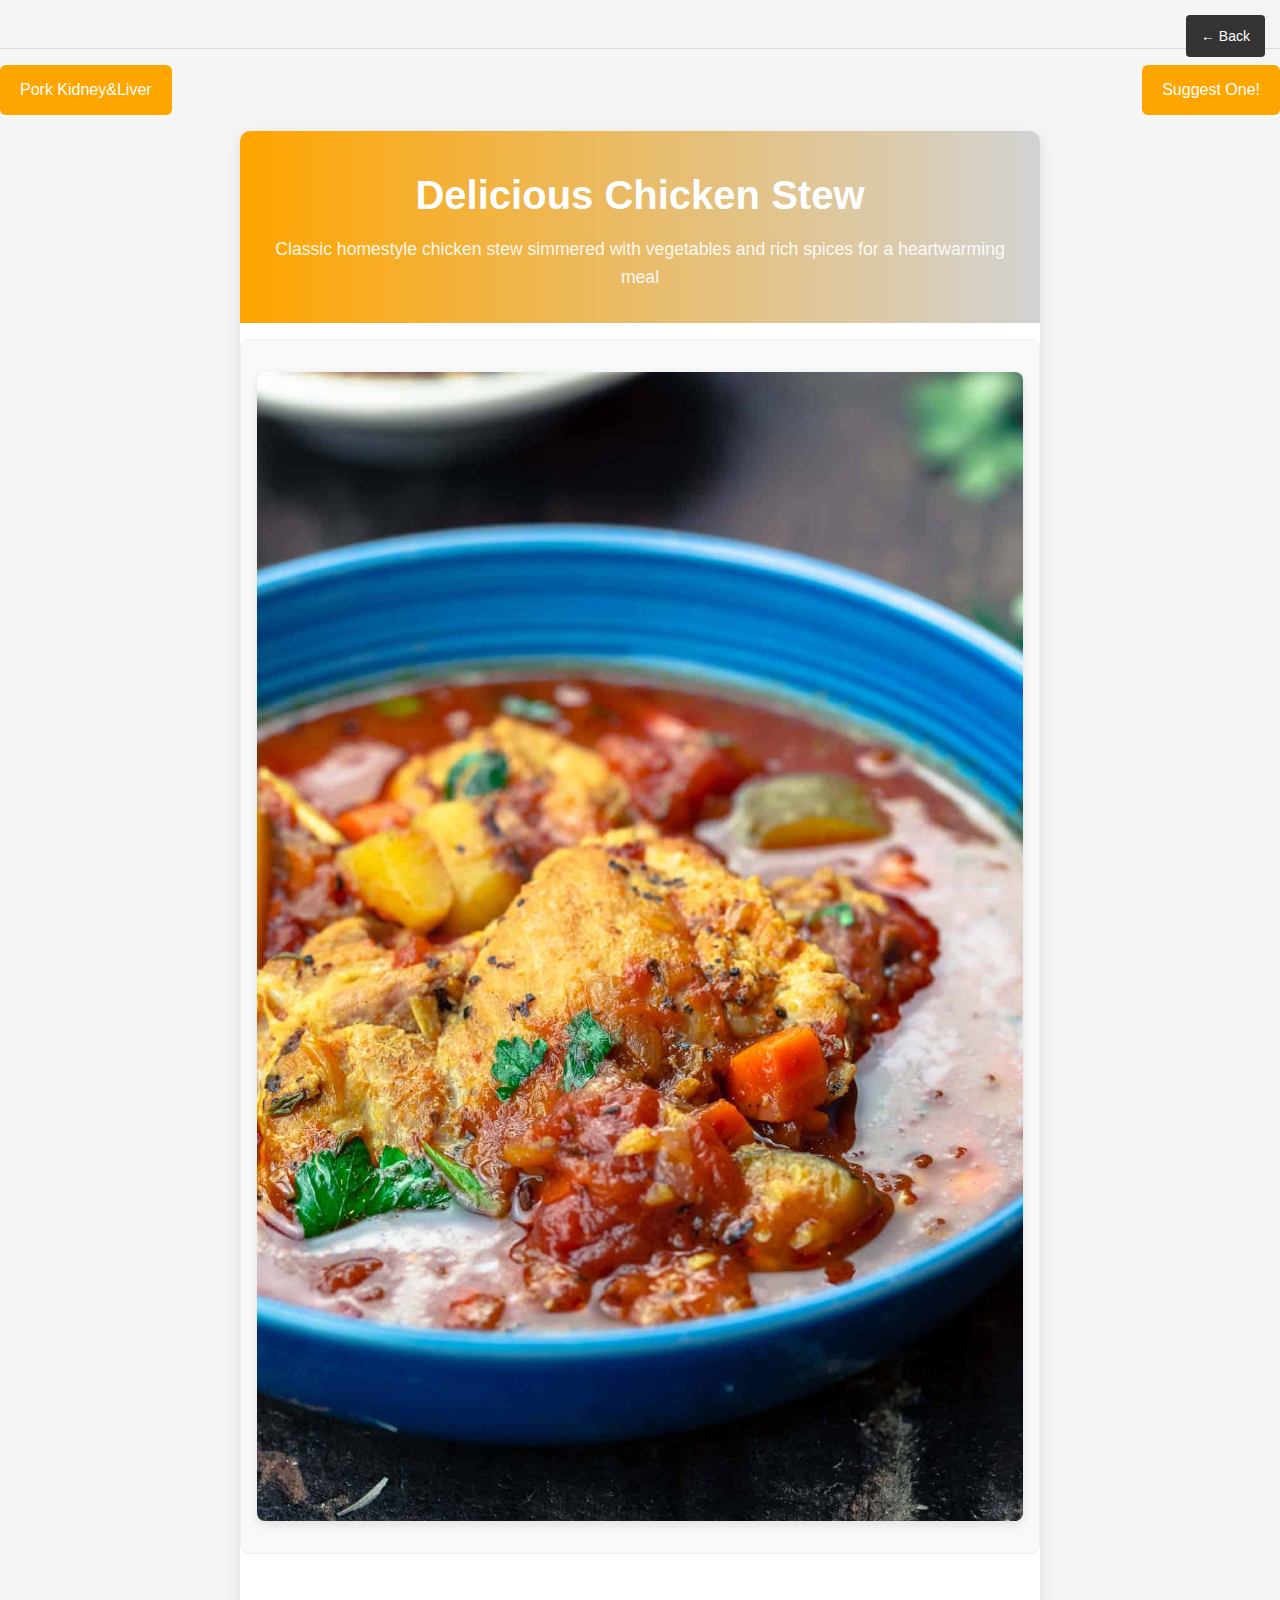
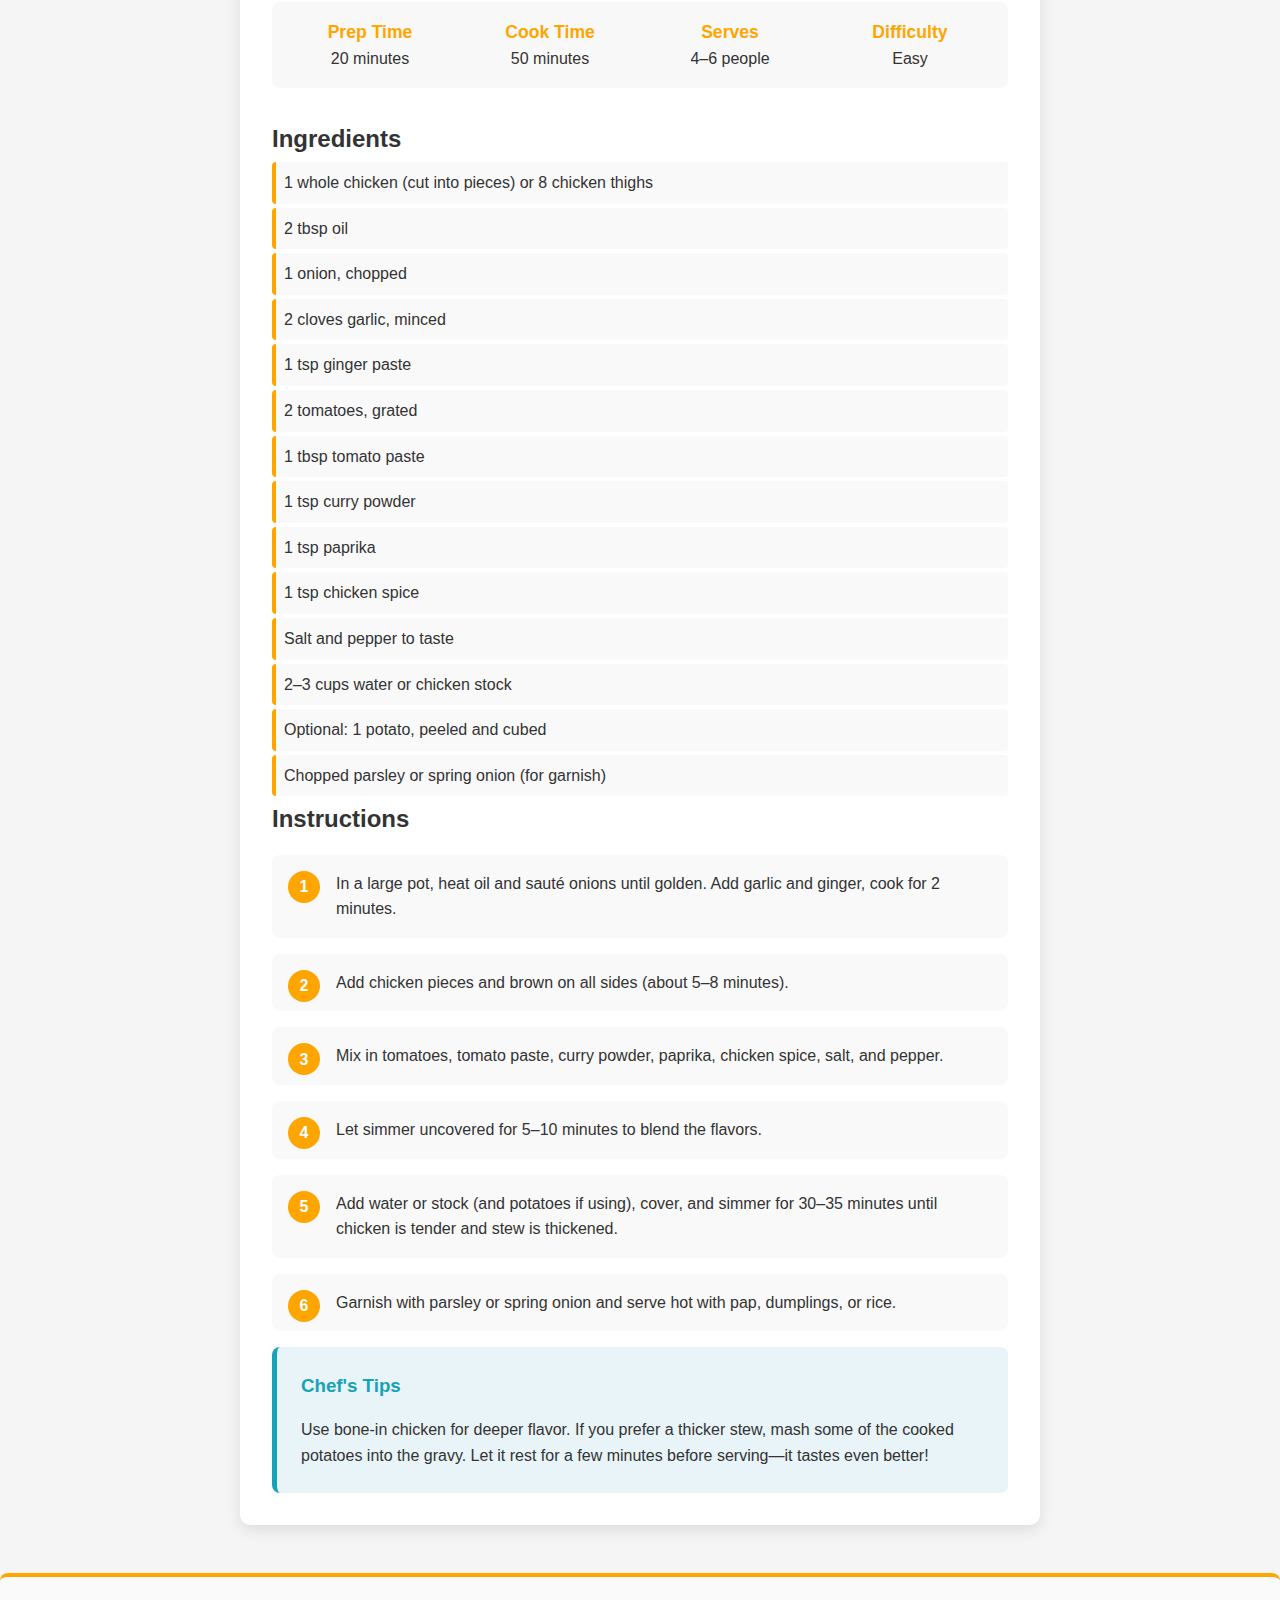
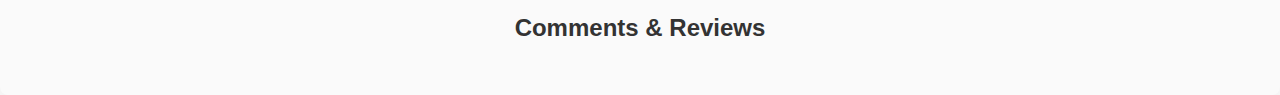
<file: Stew Recipes/chicken-stew.html>
<!DOCTYPE html>
<html lang="en">
<head>
  <meta charset="UTF-8" />
  <meta name="viewport" content="width=device-width, initial-scale=1.0"/>
  <title>Delicious Chicken Stew</title>
  <link rel="stylesheet" href="../styles.css" />
  <style>
html {
      scroll-behavior: smooth;
    }
  </style>
</head>

<body>
<!-- Recipe Navigation -->
<div class="recipe-navigation show-on-recipe-pages">
  <a href="../Stew Recipes/pork-kidney.html" class="nav-button prev">Pork Kidney&Liver</a>
  <a href="../index.html" class="nav-button #suggestions">Suggest One!</a>
<!-- Back to Main Page -->
  <a href="../index.html#stew-recipes" class="back-to-main">← Back</a>
</div>

<!-- Recipe Container -->
  <div class="recipe-container">

    <!-- Header Section -->
    <header class="recipe-header">
      <h1>Delicious Chicken Stew</h1>
      <p>Classic homestyle chicken stew simmered with vegetables and rich spices for a heartwarming meal</p>
    </header>

    <!-- Recipe Image -->
    <div class="image-container">
      <img src="../Images/Stew Images/chicken-stew-recipe-7.jpg" alt="Delicious Chicken Stew" class="recipe-image" />
    </div>

    <!-- Recipe Content -->
    <div class="recipe-content">

      <!-- Recipe Meta Info -->
      <div class="recipe-meta">
        <div class="meta-item"><strong>Prep Time</strong><span>20 minutes</span></div>
        <div class="meta-item"><strong>Cook Time</strong><span>50 minutes</span></div>
        <div class="meta-item"><strong>Serves</strong><span>4–6 people</span></div>
        <div class="meta-item"><strong>Difficulty</strong><span>Easy</span></div>
      </div>

      <!-- Ingredients Section -->
      <div class="section ingredients">
        <h2>Ingredients</h2>
        <ul>
          <li>1 whole chicken (cut into pieces) or 8 chicken thighs</li>
          <li>2 tbsp oil</li>
          <li>1 onion, chopped</li>
          <li>2 cloves garlic, minced</li>
          <li>1 tsp ginger paste</li>
          <li>2 tomatoes, grated</li>
          <li>1 tbsp tomato paste</li>
          <li>1 tsp curry powder</li>
          <li>1 tsp paprika</li>
          <li>1 tsp chicken spice</li>
          <li>Salt and pepper to taste</li>
          <li>2–3 cups water or chicken stock</li>
          <li>Optional: 1 potato, peeled and cubed</li>
          <li>Chopped parsley or spring onion (for garnish)</li>
        </ul>
      </div>

      <!-- Instructions Section -->
      <div class="section instructions">
        <h2>Instructions</h2>
        <ol>
          <li>In a large pot, heat oil and sauté onions until golden. Add garlic and ginger, cook for 2 minutes.</li>
          <li>Add chicken pieces and brown on all sides (about 5–8 minutes).</li>
          <li>Mix in tomatoes, tomato paste, curry powder, paprika, chicken spice, salt, and pepper.</li>
          <li>Let simmer uncovered for 5–10 minutes to blend the flavors.</li>
          <li>Add water or stock (and potatoes if using), cover, and simmer for 30–35 minutes until chicken is tender and stew is thickened.</li>
          <li>Garnish with parsley or spring onion and serve hot with pap, dumplings, or rice.</li>
        </ol>
      </div>

      <!-- Chef's Tips -->
      <div class="tips">
        <h3>Chef's Tips</h3>
        <p>Use bone-in chicken for deeper flavor. If you prefer a thicker stew, mash some of the cooked potatoes into the gravy. Let it rest for a few minutes before serving—it tastes even better!</p>
      </div>
    </div>
  </div>

  <!-- Comments Section -->
  <section id="comments">
    <h2>Comments & Reviews</h2>
    <div id="disqus_thread"></div>
  </section>

  <!-- Disqus Comment Script -->
  <script>
    var disqus_config = function () {
      this.page.url = window.location.href;
      this.page.identifier = "chicken-stew.html";
    };
    (function() {
      var d = document, s = d.createElement('script');
      s.src = 'https://africancynnique.disqus.com/embed.js';
      s.setAttribute('data-timestamp', +new Date());
      (d.head || d.body).appendChild(s);
    })();
  </script>
  <noscript>Please enable JavaScript to view the
    <a href="https://disqus.com/?ref_noscript">comments powered by Disqus.</a>
  </noscript>

  <!-- JS Script Link -->
  <script src="../script.js"></script>
</body>
</html>
</file>
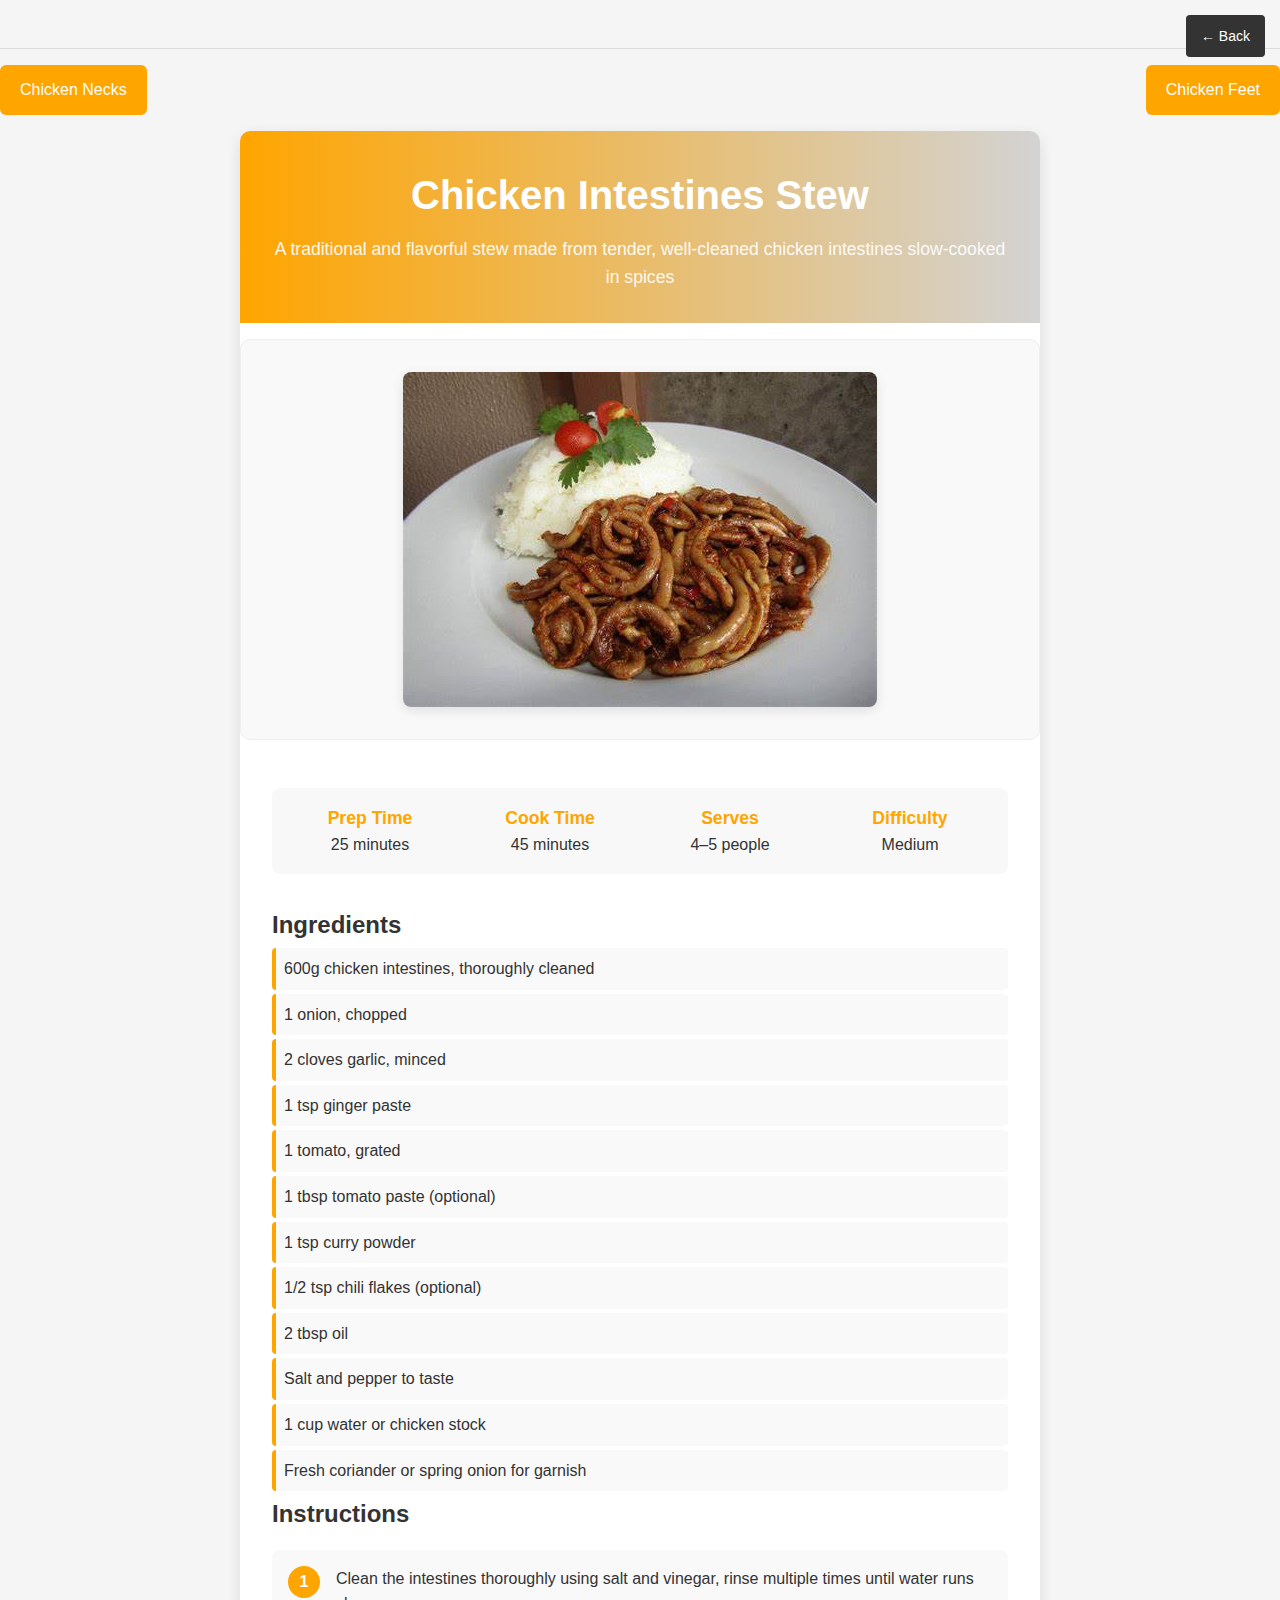
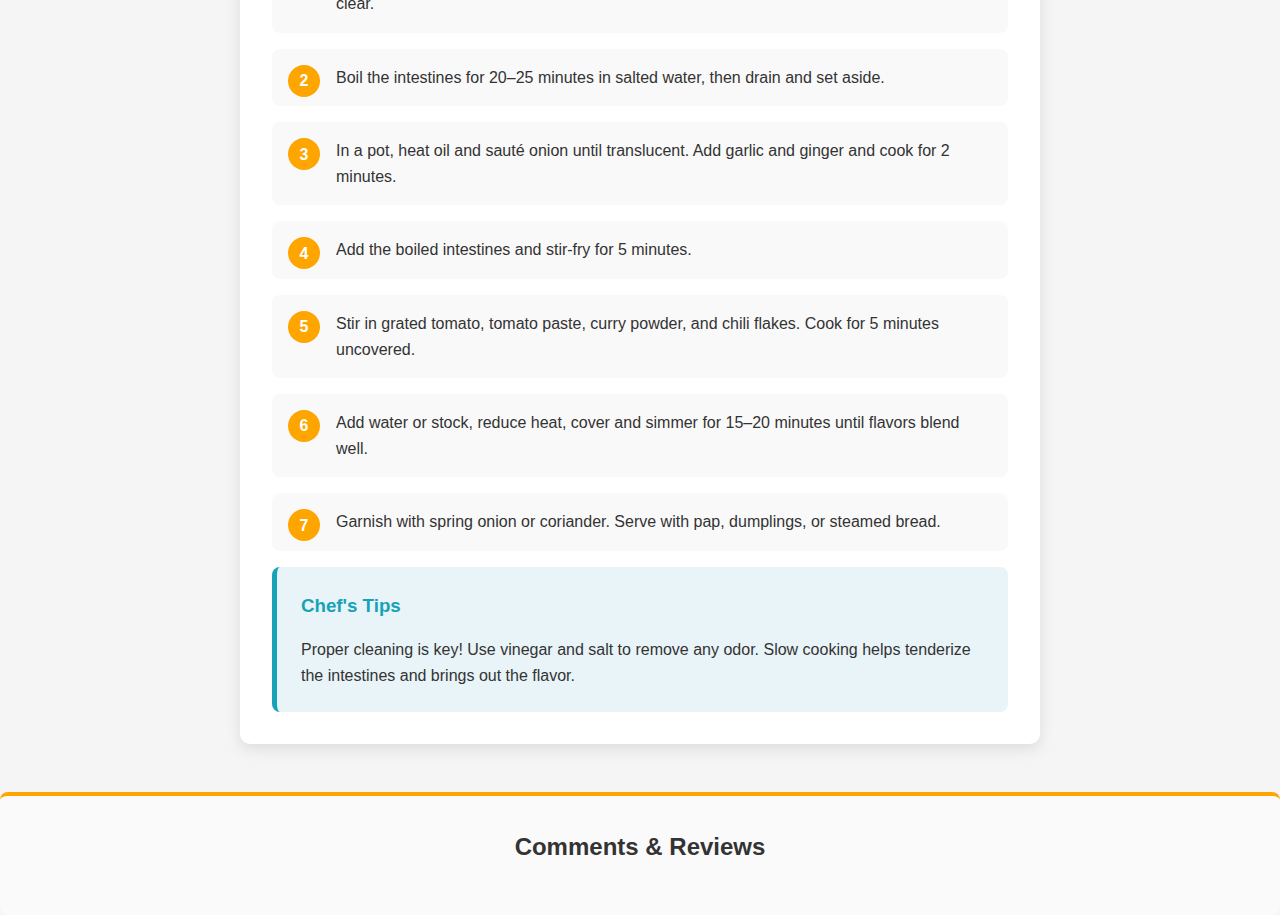
<file: Stew Recipes/intestines.html>
<!DOCTYPE html>
<html lang="en">
<head>
  <meta charset="UTF-8" />
  <meta name="viewport" content="width=device-width, initial-scale=1.0"/>
  <title> Chicken Intestines Stew</title>
  <link rel="stylesheet" href="../styles.css" />
  <style>
html {
      scroll-behavior: smooth;
    }
  </style>
</head>

<body>
<!-- Recipe Navigation -->
<div class="recipe-navigation show-on-recipe-pages">
  <a href="../Stew Recipes/chicken-necks.html" class="nav-button prev">Chicken Necks</a>
  <a href="../Stew Recipes/chicken-feet.html" class="nav-button next">Chicken Feet</a>
<!-- Back to Main Page -->
  <a href="../index.html#stew-recipes" class="back-to-main">← Back</a>
</div>

<!-- Recipe Container -->
  <div class="recipe-container">

    <!-- Header Section -->
    <header class="recipe-header">
      <h1>Chicken Intestines Stew</h1>
      <p>A traditional and flavorful stew made from tender, well-cleaned chicken intestines slow-cooked in spices</p>
    </header>

    <!-- Recipe Image -->
      <div class="image-container">
    <img src="../Images/Stew Images/mala.jpg" alt="Chicken Intestines Stew" class="recipe-image" />
      </div>

    <!-- Recipe Content -->
    <div class="recipe-content">

      <!-- Recipe Meta Info -->
      <div class="recipe-meta">
        <div class="meta-item"><strong>Prep Time</strong><span>25 minutes</span></div>
        <div class="meta-item"><strong>Cook Time</strong><span>45 minutes</span></div>
        <div class="meta-item"><strong>Serves</strong><span>4–5 people</span></div>
        <div class="meta-item"><strong>Difficulty</strong><span>Medium</span></div>
      </div>

      <!-- Ingredients Section -->
      <div class="section ingredients">
        <h2>Ingredients</h2>
        <ul>
          <li>600g chicken intestines, thoroughly cleaned</li>
          <li>1 onion, chopped</li>
          <li>2 cloves garlic, minced</li>
          <li>1 tsp ginger paste</li>
          <li>1 tomato, grated</li>
          <li>1 tbsp tomato paste (optional)</li>
          <li>1 tsp curry powder</li>
          <li>1/2 tsp chili flakes (optional)</li>
          <li>2 tbsp oil</li>
          <li>Salt and pepper to taste</li>
          <li>1 cup water or chicken stock</li>
          <li>Fresh coriander or spring onion for garnish</li>
        </ul>
      </div>

      <!-- Instructions Section -->
      <div class="section instructions">
        <h2>Instructions</h2>
        <ol>
          <li>Clean the intestines thoroughly using salt and vinegar, rinse multiple times until water runs clear.</li>
          <li>Boil the intestines for 20–25 minutes in salted water, then drain and set aside.</li>
          <li>In a pot, heat oil and sauté onion until translucent. Add garlic and ginger and cook for 2 minutes.</li>
          <li>Add the boiled intestines and stir-fry for 5 minutes.</li>
          <li>Stir in grated tomato, tomato paste, curry powder, and chili flakes. Cook for 5 minutes uncovered.</li>
          <li>Add water or stock, reduce heat, cover and simmer for 15–20 minutes until flavors blend well.</li>
          <li>Garnish with spring onion or coriander. Serve with pap, dumplings, or steamed bread.</li>
        </ol>
      </div>

      <!-- Chef's Tips -->
      <div class="tips">
        <h3>Chef's Tips</h3>
        <p>Proper cleaning is key! Use vinegar and salt to remove any odor. Slow cooking helps tenderize the intestines and brings out the flavor.</p>
      </div>
    </div>
  </div>

  <!-- Comments Section -->
  <section id="comments">
    <h2>Comments & Reviews</h2>
    <div id="disqus_thread"></div>
  </section>

  <!-- Disqus Comment Script -->
  <script>
    var disqus_config = function () {
      this.page.url = window.location.href;
      this.page.identifier = "chicken-intestines.html";
    };
    (function() {
      var d = document, s = d.createElement('script');
      s.src = 'https://africancynnique.disqus.com/embed.js';
      s.setAttribute('data-timestamp', +new Date());
      (d.head || d.body).appendChild(s);
    })();
  </script>
  <noscript>Please enable JavaScript to view the
    <a href="https://disqus.com/?ref_noscript">comments powered by Disqus.</a>
  </noscript>

  <!-- JS Script Link -->
  <script src="../script.js"></script>
</body>
</html>
</file>
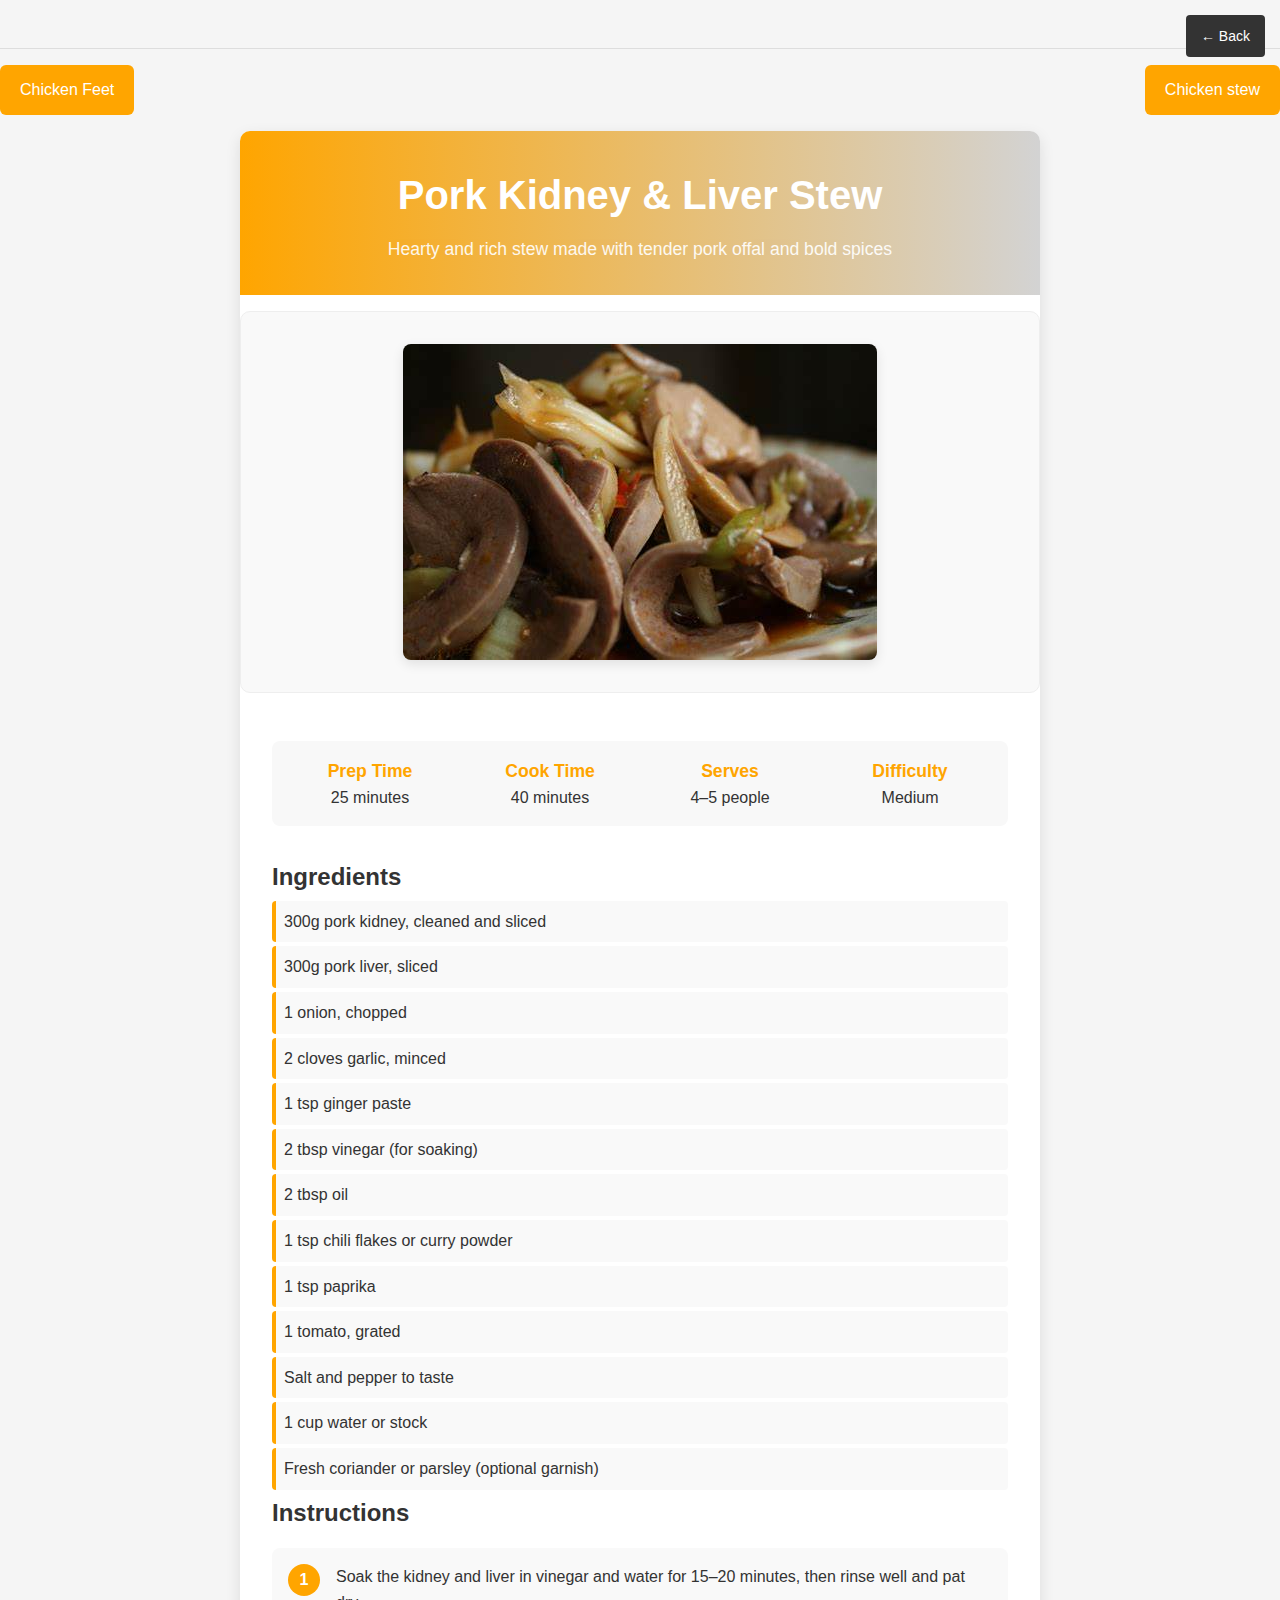
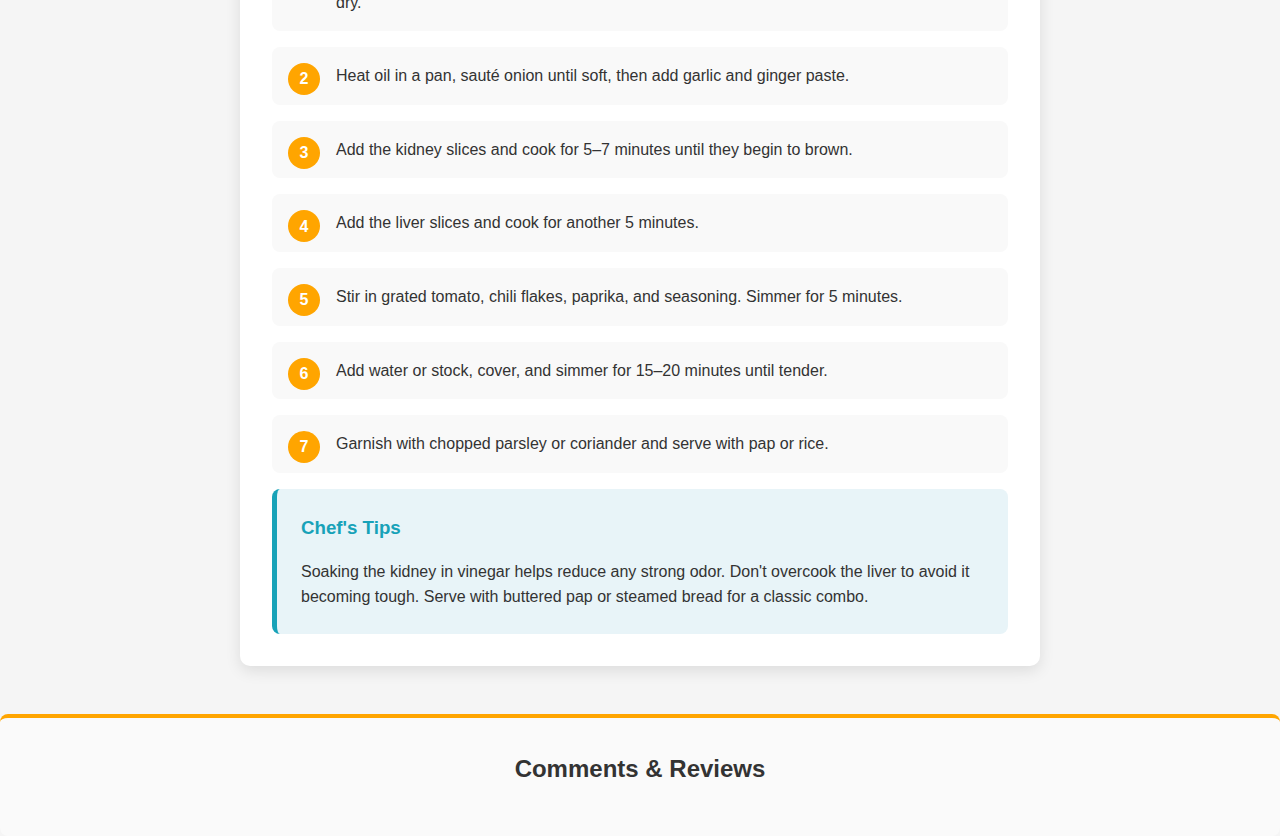
<file: Stew Recipes/pork-kidney.html>
<!DOCTYPE html>
<html lang="en">
<head>
  <meta charset="UTF-8" />
  <meta name="viewport" content="width=device-width, initial-scale=1.0"/>
  <title> Pork Kidney & Liver Stew</title>
  <link rel="stylesheet" href="../styles.css" />
  <style>
html {
      scroll-behavior: smooth;
    }
  </style>
</head>

<body>
<!-- Recipe Navigation -->
<div class="recipe-navigation show-on-recipe-pages">
  <a href="../Stew Recipes/chicken-feet.html" class="nav-button prev">Chicken Feet</a>
  <a href="../Stew Recipes/chicken-stew.html" class="nav-button next">Chicken stew</a>
<!-- Back to Main Page -->
  <a href="../index.html#stew-recipes" class="back-to-main">← Back</a>
</div>

<!-- Recipe Container -->
  <div class="recipe-container">

    <!-- Header Section -->
    <header class="recipe-header">
      <h1>Pork Kidney & Liver Stew</h1>
      <p>Hearty and rich stew made with tender pork offal and bold spices</p>
    </header>

    <!-- Recipe Image -->
      <div class="image-container">
    <img src="../Images/Stew Images/pork kidney.jpg" alt="Pork Kidney and Liver Stew" class="recipe-image" />
      </div>

    <!-- Recipe Content -->
    <div class="recipe-content">

      <!-- Recipe Meta Info -->
      <div class="recipe-meta">
        <div class="meta-item"><strong>Prep Time</strong><span>25 minutes</span></div>
        <div class="meta-item"><strong>Cook Time</strong><span>40 minutes</span></div>
        <div class="meta-item"><strong>Serves</strong><span>4–5 people</span></div>
        <div class="meta-item"><strong>Difficulty</strong><span>Medium</span></div>
      </div>

      <!-- Ingredients Section -->
      <div class="section ingredients">
        <h2>Ingredients</h2>
        <ul>
          <li>300g pork kidney, cleaned and sliced</li>
          <li>300g pork liver, sliced</li>
          <li>1 onion, chopped</li>
          <li>2 cloves garlic, minced</li>
          <li>1 tsp ginger paste</li>
          <li>2 tbsp vinegar (for soaking)</li>
          <li>2 tbsp oil</li>
          <li>1 tsp chili flakes or curry powder</li>
          <li>1 tsp paprika</li>
          <li>1 tomato, grated</li>
          <li>Salt and pepper to taste</li>
          <li>1 cup water or stock</li>
          <li>Fresh coriander or parsley (optional garnish)</li>
        </ul>
      </div>

      <!-- Instructions Section -->
      <div class="section instructions">
        <h2>Instructions</h2>
        <ol>
          <li>Soak the kidney and liver in vinegar and water for 15–20 minutes, then rinse well and pat dry.</li>
          <li>Heat oil in a pan, sauté onion until soft, then add garlic and ginger paste.</li>
          <li>Add the kidney slices and cook for 5–7 minutes until they begin to brown.</li>
          <li>Add the liver slices and cook for another 5 minutes.</li>
          <li>Stir in grated tomato, chili flakes, paprika, and seasoning. Simmer for 5 minutes.</li>
          <li>Add water or stock, cover, and simmer for 15–20 minutes until tender.</li>
          <li>Garnish with chopped parsley or coriander and serve with pap or rice.</li>
        </ol>
      </div>

      <!-- Chef's Tips -->
      <div class="tips">
        <h3>Chef's Tips</h3>
        <p>Soaking the kidney in vinegar helps reduce any strong odor. Don't overcook the liver to avoid it becoming tough. Serve with buttered pap or steamed bread for a classic combo.</p>
      </div>
    </div>
  </div>

  <!-- Comments Section -->
  <section id="comments">
    <h2>Comments & Reviews</h2>
    <div id="disqus_thread"></div>
  </section>

  <!-- Disqus Comment Script -->
  <script>
    var disqus_config = function () {
      this.page.url = window.location.href;
      this.page.identifier = "pork-kidney-liver.html";
    };
    (function() {
      var d = document, s = d.createElement('script');
      s.src = 'https://africancynnique.disqus.com/embed.js';
      s.setAttribute('data-timestamp', +new Date());
      (d.head || d.body).appendChild(s);
    })();
  </script>
  <noscript>Please enable JavaScript to view the
    <a href="https://disqus.com/?ref_noscript">comments powered by Disqus.</a>
  </noscript>

  <!-- JS Script Link -->
  <script src="../script.js"></script>
</body>
</html>
</file>
<file: styles.css>
/* Reset & Base */
* {
  margin: 0;
  padding: 0;
  box-sizing: border-box;
}

body {
  font-family: 'Segoe UI', sans-serif;
  background: #f5f5f5;
  color: #333;
  line-height: 1.6;
}

html {
  scroll-behavior: smooth;
}

/* Header Styles */
.main-header {
  display: flex;
  justify-content: center;
  align-items: center;
  min-height: 100vh;
  padding: 2rem;
  box-sizing: border-box;
  text-align: center;
  background: linear-gradient(135deg, orange, lightblue, orange);
  background-size: 400% 400%;
  animation: gradientBG 15s ease infinite;
}

.header-content {
  max-width: 90%;
}

.header-logo {
  max-width: 60%;
  max-height: 60vh;
  height: auto;
  width: auto;
  object-fit: contain;
  margin-bottom: 1.5rem;
}

.header-title {
  font-size: 2rem;
  font-weight: bold;
  color: #333;
  margin-bottom: 0.5rem;
}

.header-subtitle {
  font-size: 1rem;
  color: #555;
  margin-bottom: 1.5rem;
}

.scroll-down {
  display: inline-block;
  font-size: 1.2rem;
  color: #333;
  text-decoration: none;
  animation: bounce 2s infinite;
  transition: color 0.3s ease;
}

.scroll-down:hover {
  color: #000;
}

@keyframes bounce {
  0%, 100% { transform: translateY(0); }
  50% { transform: translateY(10px); }
}

@keyframes gradientBG {
  0% { background-position: 0% 50%; }
  50% { background-position: 100% 50%; }
  100% { background-position: 0% 50%; }
}

/* Menu Toggle */
.menu-toggle {
  position: fixed;
  top: 15px;
  left: 15px;
  z-index: 1001;
  background-color: orange;
  color: white;
  border: none;
  padding: 10px 98px;
  font-size: 19px;
  cursor: pointer;
  border-radius: 4px;
  transition: opacity 0.3s ease;
}

.menu-toggle.hidden {
  opacity: 0;
  pointer-events: none;
}

/* Sidebar */
.sidebar {
  position: fixed;
  top: 0;
  left: 0;
  width: 281px;
  height: 100%;
  background-color: rgb(248, 182, 60);
  color: gray;
  font-size: xx-large;
  font-family: Arial, Helvetica, sans-serif;
  padding: 20px;
  overflow-y: auto;
  z-index: 1000;
  transition: transform 0.3s ease;
}

.sidebar.hidden {
  transform: translateX(-100%);
}

.sidebar nav h2 {
  background-color: orange;
  text-align: center;
  margin-bottom: 1rem;
}

.sidebar ul {
  list-style: none;
  padding-left: 0;
  font-size: medium;
}

.sidebar ul li {
  position: relative;
  font-size: x-large;
}

.sidebar ul li a {
  display: block;
  padding: 0.75rem 1rem;
  font-size: x-large;
  color: white;
  text-decoration: none;
  transition: background 0.3s ease;
}

.sidebar ul li a:hover {
  background: lightblue;
  color: white;
}

.sidebar ul li ul {
  display: none;
  padding-left: 20px;
  background-color: rgb(248, 182, 60);
}

.sidebar ul li:hover > ul {
  display: block;
}

.sidebar ul li ul li a {
  padding: 0.5rem 1rem;
  font-size: 1.3rem;
}

.sidebar ul li ul li a:hover {
  background-color: lightblue;
  color: #fff;
  font-weight: bold;
}

/* Main Content */
main {
  margin-left: 0;
  padding: 2rem;
  transition: margin-left 0.3s ease;
}

@media (min-width: 769px) {
  main {
    margin-left: 250px;
  }

  .sidebar {
    transform: translateX(0);
  }

  .sidebar.hidden {
    transform: translateX(-100%);
  }

  .menu-toggle {
    display: block;
  }
}

/* Recipe Grid */
.recipe-grid {
  display: grid;
  grid-template-columns: repeat(auto-fit, minmax(300px, 1fr));
  gap: 2rem;
  margin: 2rem 0;
}

.card {
  background: #fff;
  border: 1px solid #ddd;
  border-radius: 6px;
  overflow: hidden;
  transition: transform 0.3s ease, box-shadow 0.3s ease, background-color 0.3s ease;
  text-align: center;
  text-decoration: none;
  color: inherit;
}

.card:hover {
  transform: translateY(-5px);
  box-shadow: 0 10px 20px rgba(0, 0, 0, 0.2);
  background-color: #fffbe6;
}

.card img {
  width: 100%;
  height: 200px;
  object-fit: cover;
}

.card h3 {
  padding: 1rem;
  background: orange;
  color: white;
  margin: 0;
}

/* Button Wrapper */
.button-wrapper {
  text-align: center;
  margin-top: 3rem;
}

.next-section {
  display: inline-block;
  padding: 12px 24px;
  font-size: 1rem;
  color: white;
  background-color: orange;
  text-decoration: none;
  border-radius: 6px;
  transition: all 0.3s ease;
  position: relative;
}

.next-section:hover {
  background-color: #ff8c00;
  transform: translateX(-5px);
}

.next-section::before {
  content: '← ';
  position: absolute;
  left: -25px;
  opacity: 0;
  transition: left 0.3s ease, opacity 0.3s ease;
}

.next-section:hover::before {
  left: -10px;
  opacity: 1;
}

/* Recipe Navigation */
.recipe-navigation {
  display: flex;
  justify-content: space-between;
  align-items: center;
  margin-top: 3rem;
  padding: 1rem 0;
  border-top: 1px solid #ddd;
}

.nav-button {
  display: inline-flex;
  align-items: center;
  gap: 8px;
  padding: 12px 20px;
  font-size: 1rem;
  color: white;
  background-color: orange;
  text-decoration: none;
  border-radius: 6px;
  transition: all 0.3s ease;
}

.nav-button:hover {
  background-color: #ff8c00;
  transform: scale(1.02);
}

.nav-button.prev {
  margin-right: auto;
}

.nav-button.next {
  margin-left: auto;
}

.show-on-recipe-pages {
  display: flex;
}

/* Full Screen Sections */
.full-screen {
  min-height: 100vh;
  padding: 4rem 2rem;
  background: #eee;
  border-top: 4px solid orange;
  margin-top: 2rem;
}

.full-screen h2 {
  text-align: center;
  margin-bottom: 2rem;
  color: #333;
  font-size: 2.5rem;
}

.full-screen p {
  font-size: 1.2rem;
  text-align: center;
  max-width: 800px;
  margin: 0 auto;
}

.logo-wrapper {
  display: flex;
  justify-content: center;
  align-items: center;
  margin-top: 2rem;
}

.section-logo {
  max-width: 200px;
  height: auto;
  opacity: 0.8;
  transition: opacity 0.3s ease;
}

.section-logo:hover {
  opacity: 1;
}

/* Suggest a Recipe Section */
/* Suggest a Recipe Section */
#suggestions.full-screen {
  min-height: 100vh;
  padding: 4rem 2rem;
  background: linear-gradient(135deg, #fff3e0, #ffe0b2, #fff3e0);
  background-size: 400% 400%;
  animation: suggestionBG 15s ease infinite;
  border-top: 4px solid orange;
  margin-top: 2rem;
  text-align: center;
}

/* Animate gradient background */
@keyframes suggestionBG {
  0% { background-position: 0% 50%; }
  50% { background-position: 100% 50%; }
  100% { background-position: 0% 50%; }
}

#suggestions h2 {
  color: #333;
  font-size: 2.5rem;
  margin-bottom: 1.5rem;
}

#suggestions p {
  font-size: 1.2rem;
  line-height: 1.8;
  color: #444;
  max-width: 800px;
  margin: 0 auto 2rem auto;
}

/* Colored span inside paragraph */
#suggestions p span {
  color: orange;
  font-weight: bold;
  text-shadow: 0 1px 1px rgba(0, 0, 0, 0.1);
}

/* Logo Container */
.logo-container {
  display: flex;
  justify-content: center;
  align-items: center;
  margin-top: 2rem;
}

/* Bouncing Logo */
.suggestions-logo {
  max-width: 180px;
  height: auto;
  animation: bounce-logo 2s infinite;
  opacity: 0.9;
  transition: opacity 0.2s ease;
}

.suggestions-logo:hover {
  opacity: 1;
}

@keyframes bounce-logo {
  0%, 100% {
    transform: translateY(0);
  }
  50% {
    transform: translateY(-10px);
  }
}

/* Responsive Styling */
@media (max-width: 768px) {
  #suggestions h2 {
    font-size: 2rem;
  }

  #suggestions p {
    font-size: 1rem;
    padding: 0 1rem;
  }

  .suggestions-logo {
    max-width: 140px;
  }
}


/* Footer */
footer {
  margin-top: 4rem;
  padding: 2rem;
  text-align: center;
  background: #333;
  color: #ccc;
}

/* Comments */
#comments {
  margin-top: 3rem;
  background: #fafafa;
  padding: 2rem;
  border-top: 4px solid orange;
  border-radius: 8px;
}

#comments h2 {
  text-align: center;
  margin-bottom: 1rem;
  color: #333;
}

/* Back Button */
.back-to-main {
  position: fixed;
  top: 15px;
  right: 15px;
  z-index: 1001;
  background-color: #333;
  color: white;
  border: none;
  padding: 10px 15px;
  font-size: 14px;
  cursor: pointer;
  border-radius: 4px;
  text-decoration: none;
  transition: background-color 0.3s ease;
}

.back-to-main:hover {
  background-color: #555;
  color: lightblue;
}

/* Recipe Page Styles */
.recipe-container {
  max-width: 800px;
  margin: 0 auto;
  background: white;
  border-radius: 10px;
  overflow: hidden;
  box-shadow: 0 5px 15px rgba(0, 0, 0, 0.1);
}

.recipe-header {
  background: linear-gradient(to right, orange, lightgrey);
  color: white;
  padding: 2rem;
  text-align: center;
}

.recipe-header h1 {
  font-size: 2.5rem;
  margin-bottom: 0.5rem;
}

.recipe-header p {
  font-size: 1.1rem;
  opacity: 0.9;
}

.recipe-content {
  padding: 2rem;
}

.recipe-meta {
  display: grid;
  grid-template-columns: repeat(auto-fit, minmax(150px, 1fr));
  gap: 1rem;
  margin-bottom: 2rem;
  padding: 1rem;
  background: #f8f8f8;
  border-radius: 8px;
}

.meta-item {
  text-align: center;
}

.meta-item strong {
  display: block;
  color: orange;
  font-size: 1.1rem;
}

.recipe-image {
  max-width: 100%;
  height: auto;
  display: block;
  margin: 1rem auto;
  border-radius: 8px;
  box-shadow: 0 4px 12px rgba(0, 0, 0, 0.1);
  transition: all 0.3s ease;
}

.recipe-image:hover {
  transform: scale(1.02);
  box-shadow: 0 6px 16px rgba(0, 0, 0, 0.2);
}

.image-container {
  text-align: center;
  padding: 1rem;
  background-color: #f9f9f9;
  border: 1px solid #eee;
  border-radius: 10px;
  margin: 1rem 0;
}

.ingredients ul {
  list-style: none;
  padding: 0;
}

.ingredients li {
  padding: 0.5rem;
  margin: 0.25rem 0;
  background: #f9f9f9;
  border-left: 4px solid orange;
  border-radius: 4px;
}

.instructions ol {
  counter-reset: step-counter;
  list-style: none;
  padding: 0;
}

.instructions li {
  counter-increment: step-counter;
  padding: 1rem 1rem 1rem 4rem;
  margin: 1rem 0;
  background: #f9f9f9;
  border-radius: 8px;
  position: relative;
}

.instructions li::before {
  content: counter(step-counter);
  position: absolute;
  left: 1rem;
  top: 1rem;
  background: orange;
  color: white;
  width: 2rem;
  height: 2rem;
  border-radius: 50%;
  display: flex;
  align-items: center;
  justify-content: center;
  font-weight: bold;
}

.tips {
  background: #e8f4f8;
  padding: 1.5rem;
  border-radius: 8px;
  border-left: 5px solid #17a2b8;
}

.tips h3 {
  color: #17a2b8;
  margin-bottom: 1rem;
}

/* Responsive Adjustments */
@media (max-width: 768px) {
  .header-logo {
    max-width: 80%;
    max-height: 40vh;
  }

  .header-title {
    font-size: 1.5rem;
  }

  .header-subtitle {
    font-size: 0.9rem;
  }

  .scroll-down {
    font-size: 1rem;
  }

  .recipe-grid {
    grid-template-columns: 1fr;
    gap: 1rem;
  }

  .full-screen {
    padding: 2rem 1rem;
  }

  .full-screen h2 {
    font-size: 2rem;
  }

  .recipe-header h1 {
    font-size: 2rem;
  }

  .recipe-content {
    padding: 1rem;
  }

  .nav-button {
    font-size: 0.9rem;
    padding: 10px 16px;
  }
}
</file>
